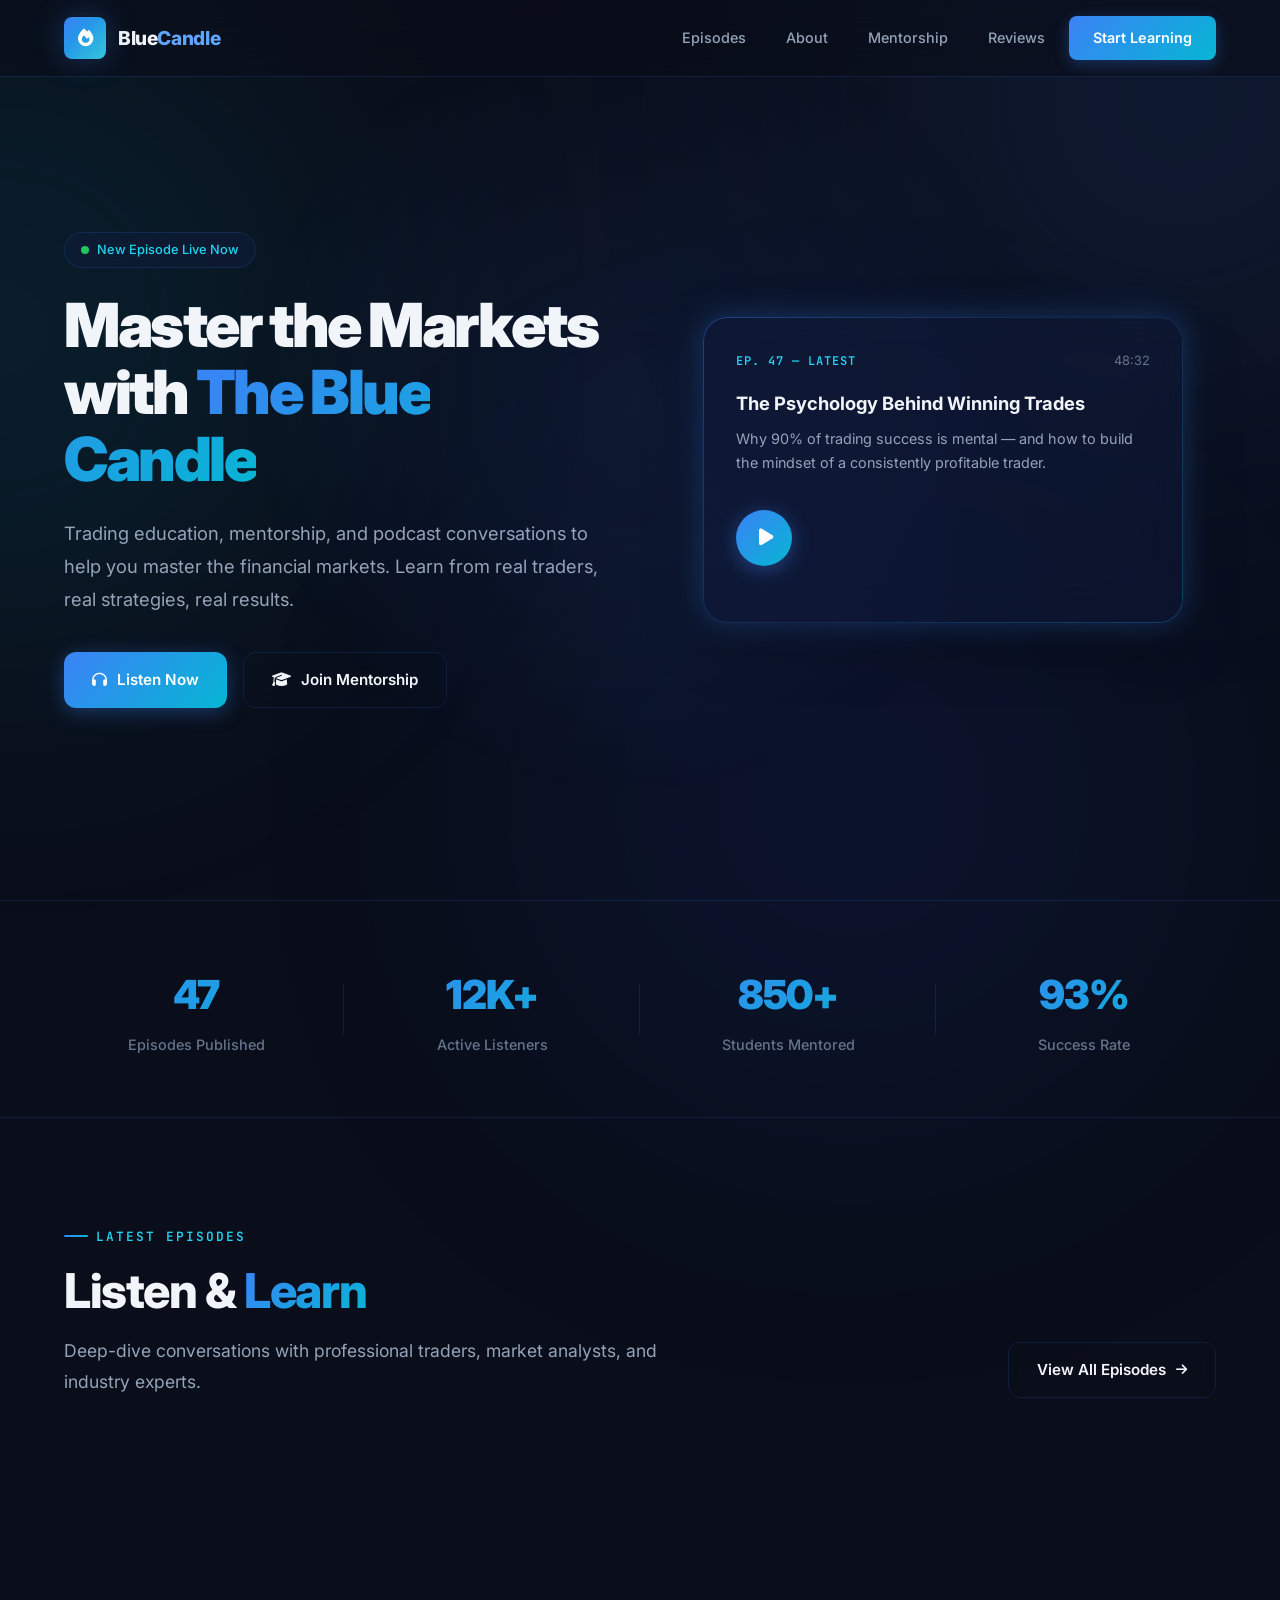
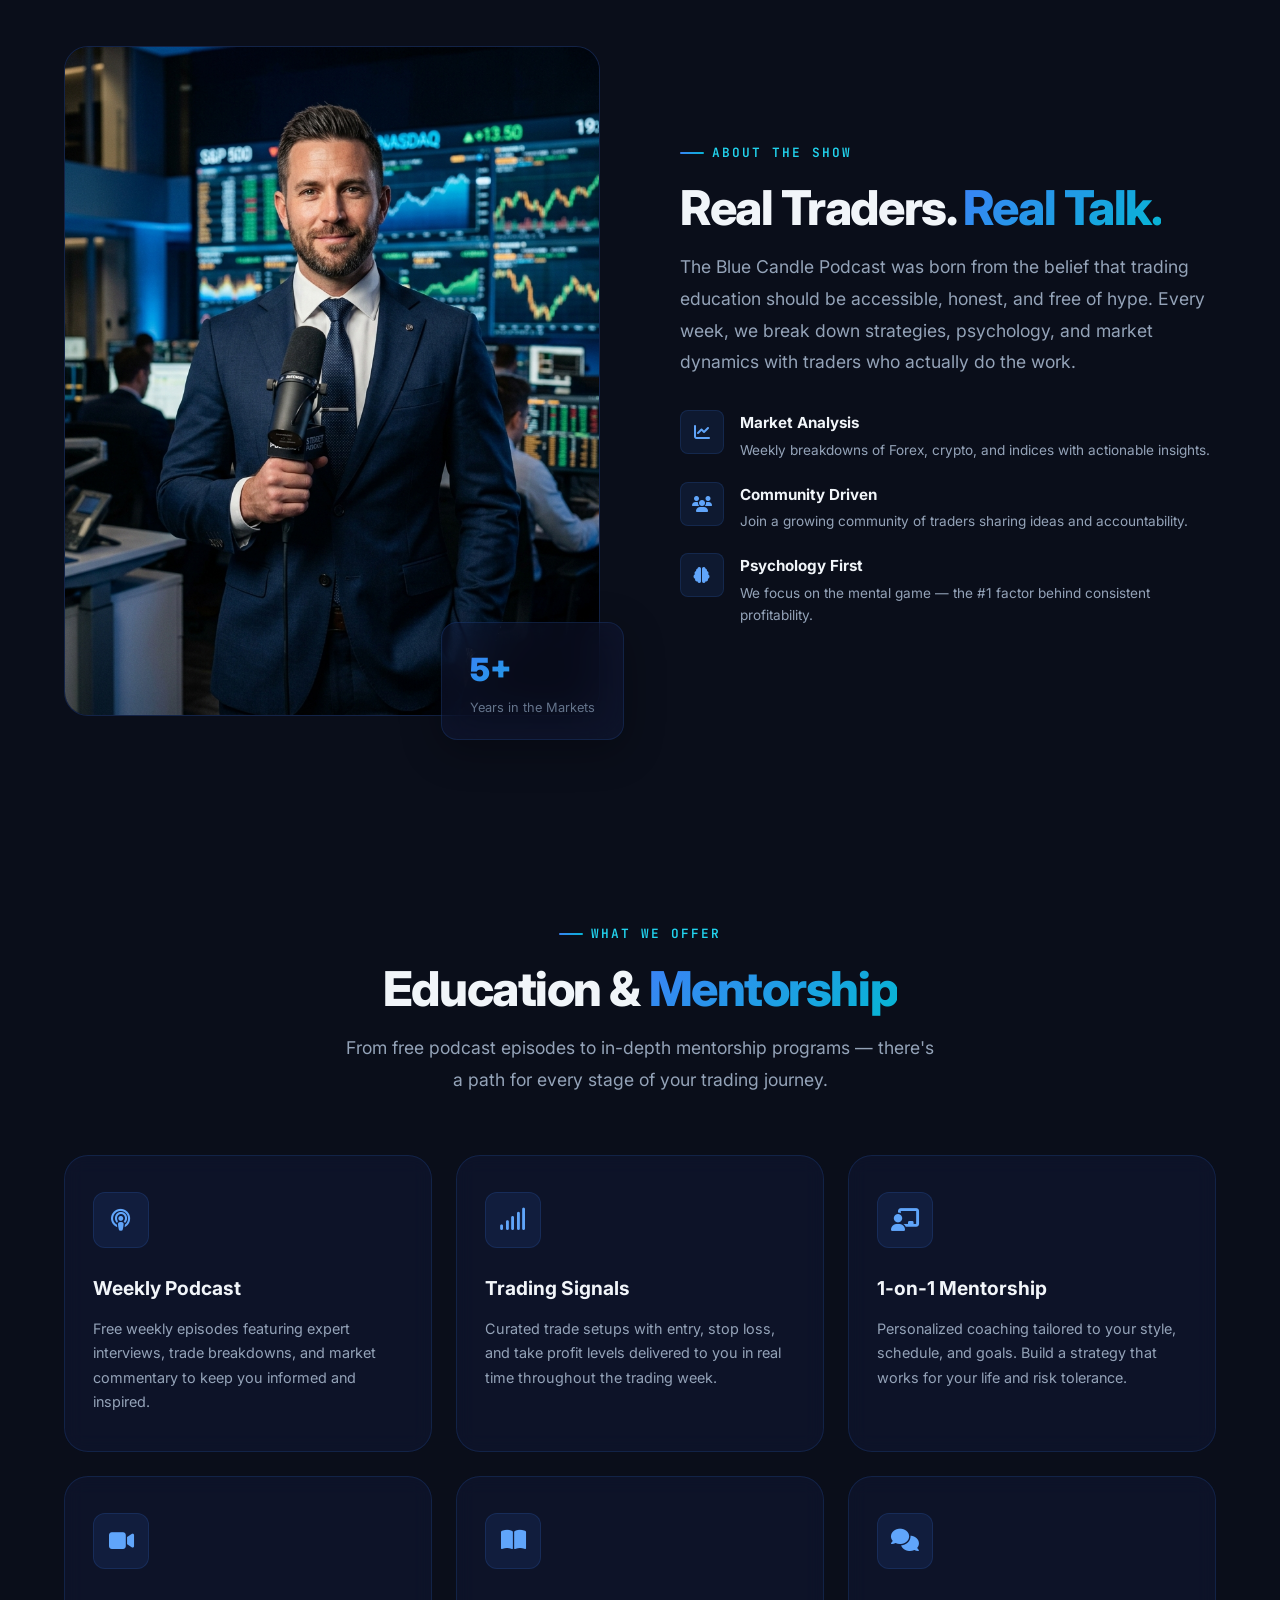
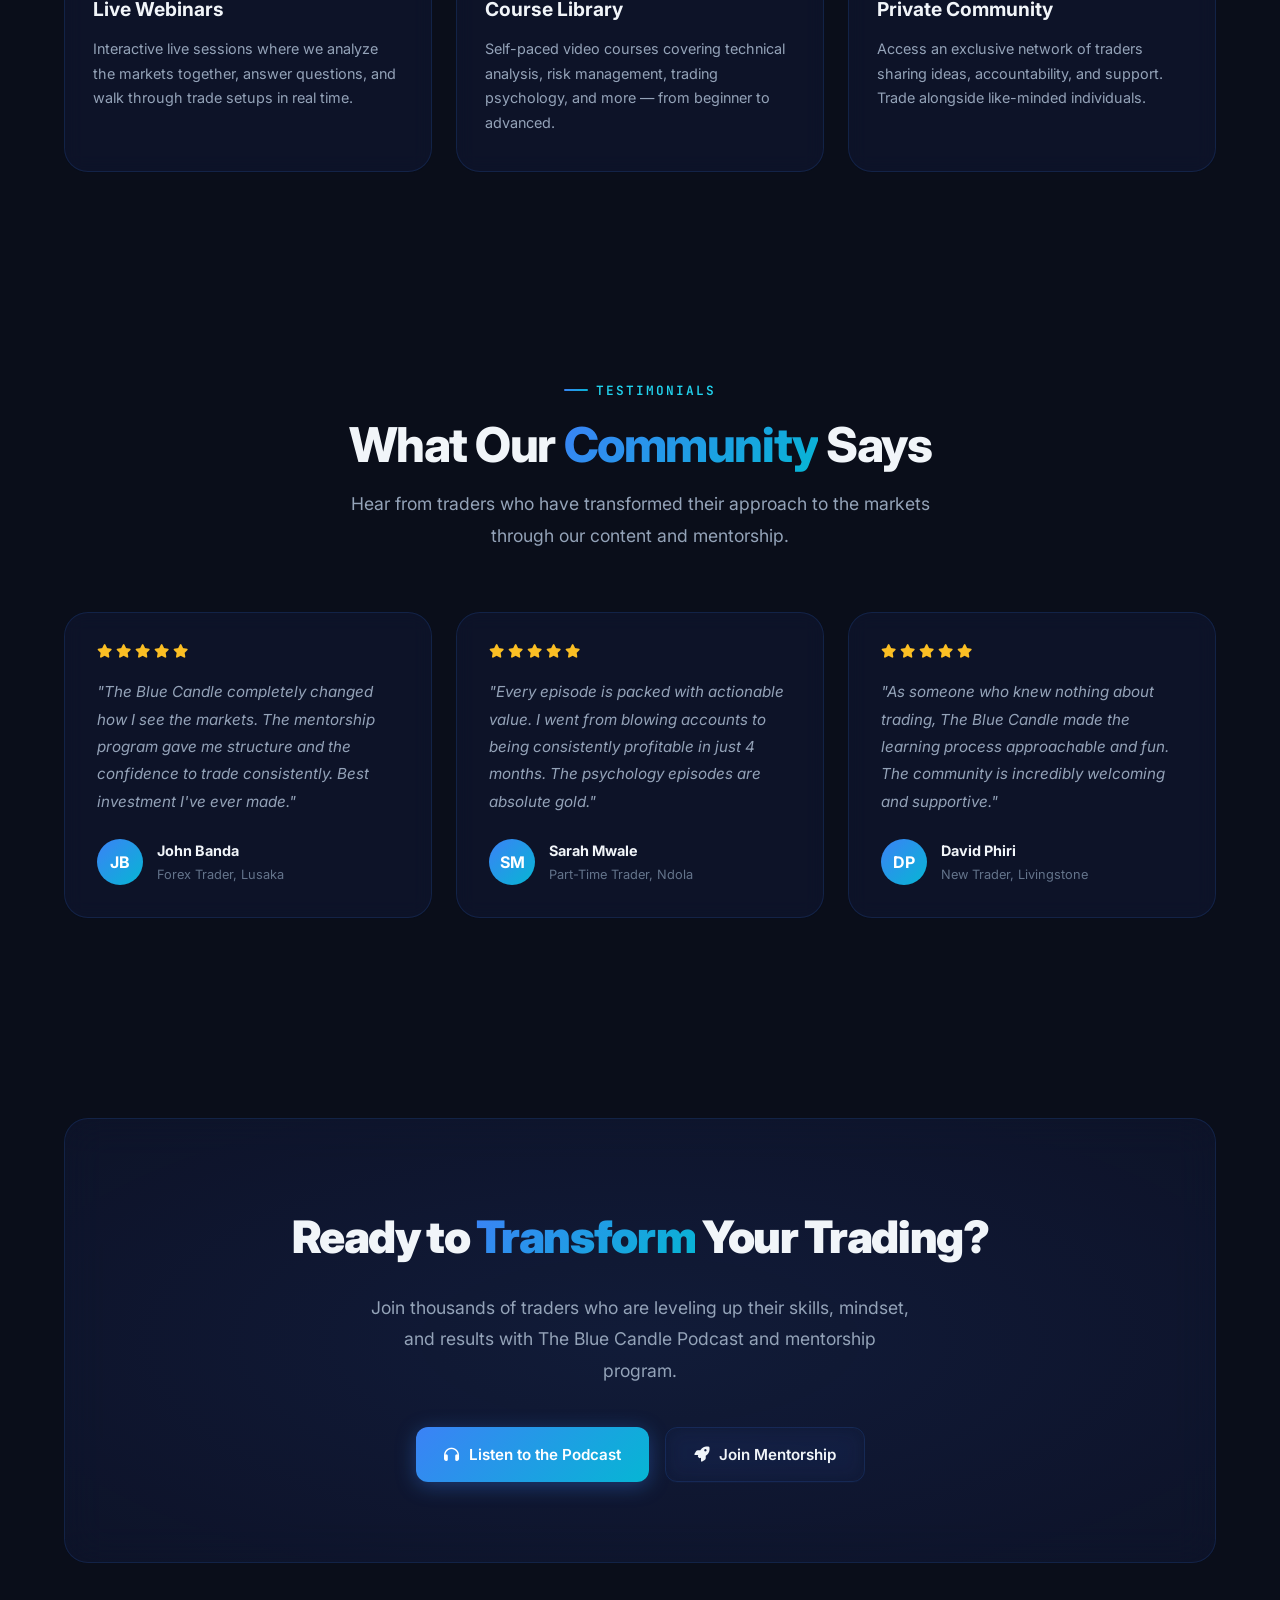
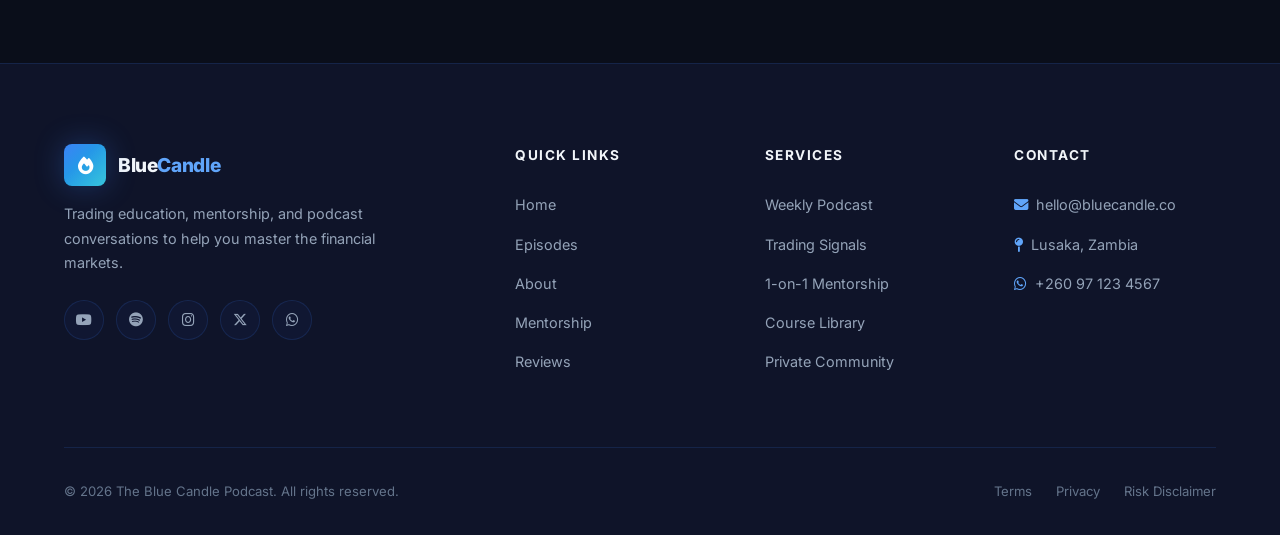
<file: index.html>
<!DOCTYPE html>
<html lang="en">
<head>
    <meta charset="UTF-8">
    <meta name="viewport" content="width=device-width, initial-scale=1.0">
    <title>The Blue Candle Podcast | Trading Education & Mentorship</title>
    <meta name="description" content="Trading education, mentorship, and podcast conversations to help you master the financial markets.">
    <meta property="og:title" content="The Blue Candle Podcast">
    <meta property="og:description" content="Trading education, mentorship, and podcast conversations to help you master the financial markets.">
    <link rel="preconnect" href="https://fonts.googleapis.com">
    <link rel="preconnect" href="https://fonts.gstatic.com" crossorigin>
    <link href="https://fonts.googleapis.com/css2?family=Inter:wght@300;400;500;600;700;800;900&family=JetBrains+Mono:wght@400;600&display=swap" rel="stylesheet">
    <link rel="stylesheet" href="https://cdnjs.cloudflare.com/ajax/libs/font-awesome/6.5.0/css/all.min.css">
    <style>
        /* ===== CSS Custom Properties ===== */
        :root {
            --bg-primary: #0a0e1a;
            --bg-secondary: #0f1429;
            --bg-card: rgba(15, 20, 45, 0.7);
            --bg-glass: rgba(20, 30, 70, 0.35);
            --border-glass: rgba(59, 130, 246, 0.15);
            --blue-500: #3b82f6;
            --blue-400: #60a5fa;
            --blue-300: #93c5fd;
            --blue-600: #2563eb;
            --blue-700: #1d4ed8;
            --cyan-400: #22d3ee;
            --cyan-500: #06b6d4;
            --text-primary: #f1f5f9;
            --text-secondary: #94a3b8;
            --text-muted: #64748b;
            --accent-gradient: linear-gradient(135deg, #3b82f6, #06b6d4);
            --glow-blue: 0 0 30px rgba(59, 130, 246, 0.3);
            --glow-cyan: 0 0 30px rgba(6, 182, 212, 0.2);
            --radius-sm: 8px;
            --radius-md: 12px;
            --radius-lg: 16px;
            --radius-xl: 24px;
            --transition: all 0.3s cubic-bezier(0.4, 0, 0.2, 1);
        }

        /* ===== Reset & Base ===== */
        *, *::before, *::after {
            margin: 0;
            padding: 0;
            box-sizing: border-box;
        }

        html {
            scroll-behavior: smooth;
            scroll-padding-top: 80px;
        }

        body {
            font-family: 'Inter', -apple-system, BlinkMacSystemFont, sans-serif;
            background-color: var(--bg-primary);
            color: var(--text-primary);
            line-height: 1.7;
            overflow-x: hidden;
            -webkit-font-smoothing: antialiased;
        }

        /* ===== Utility ===== */
        .container {
            width: 100%;
            max-width: 1200px;
            margin: 0 auto;
            padding: 0 24px;
        }

        .section-label {
            display: inline-flex;
            align-items: center;
            gap: 8px;
            font-family: 'JetBrains Mono', monospace;
            font-size: 0.8rem;
            font-weight: 600;
            letter-spacing: 2px;
            text-transform: uppercase;
            color: var(--cyan-400);
            margin-bottom: 16px;
        }

        .section-label::before {
            content: '';
            width: 24px;
            height: 2px;
            background: var(--accent-gradient);
            border-radius: 2px;
        }

        .section-heading {
            font-size: clamp(2rem, 5vw, 3rem);
            font-weight: 800;
            line-height: 1.15;
            letter-spacing: -0.03em;
            margin-bottom: 16px;
        }

        .gradient-text {
            background: var(--accent-gradient);
            -webkit-background-clip: text;
            background-clip: text;
            color: transparent;
        }

        .section-desc {
            font-size: 1.1rem;
            color: var(--text-secondary);
            max-width: 600px;
            line-height: 1.8;
        }

        /* ===== Ambient Background Effects ===== */
        .bg-glow {
            position: fixed;
            width: 600px;
            height: 600px;
            border-radius: 50%;
            filter: blur(150px);
            opacity: 0.12;
            pointer-events: none;
            z-index: 0;
        }

        .bg-glow-1 {
            top: -200px;
            right: -200px;
            background: var(--blue-500);
        }

        .bg-glow-2 {
            bottom: 30%;
            left: -300px;
            background: var(--cyan-500);
        }

        .bg-glow-3 {
            bottom: -200px;
            right: 10%;
            background: var(--blue-700);
        }

        /* ===== Header ===== */
        header {
            position: fixed;
            top: 0;
            left: 0;
            right: 0;
            z-index: 1000;
            padding: 16px 0;
            background: rgba(10, 14, 26, 0.6);
            backdrop-filter: blur(20px);
            -webkit-backdrop-filter: blur(20px);
            border-bottom: 1px solid var(--border-glass);
            transition: var(--transition);
        }

        header.scrolled {
            background: rgba(10, 14, 26, 0.92);
            box-shadow: 0 4px 30px rgba(0, 0, 0, 0.3);
        }

        .header-inner {
            display: flex;
            align-items: center;
            justify-content: space-between;
        }

        .logo {
            display: flex;
            align-items: center;
            gap: 12px;
            text-decoration: none;
        }

        .logo-icon {
            width: 42px;
            height: 42px;
            background: var(--accent-gradient);
            border-radius: var(--radius-sm);
            display: flex;
            align-items: center;
            justify-content: center;
            font-size: 1.1rem;
            color: white;
            box-shadow: var(--glow-blue);
            position: relative;
            overflow: hidden;
        }

        .logo-icon::after {
            content: '';
            position: absolute;
            inset: 0;
            background: linear-gradient(135deg, transparent 40%, rgba(255,255,255,0.2));
        }

        .logo-text {
            font-weight: 800;
            font-size: 1.2rem;
            color: var(--text-primary);
            letter-spacing: -0.02em;
        }

        .logo-text span {
            color: var(--blue-400);
        }

        nav {
            display: flex;
            align-items: center;
            gap: 8px;
        }

        nav a {
            color: var(--text-secondary);
            text-decoration: none;
            font-size: 0.9rem;
            font-weight: 500;
            padding: 8px 16px;
            border-radius: var(--radius-sm);
            transition: var(--transition);
        }

        nav a:hover {
            color: var(--text-primary);
            background: var(--bg-glass);
        }

        .nav-cta {
            background: var(--accent-gradient) !important;
            color: white !important;
            font-weight: 600 !important;
            padding: 10px 24px !important;
            box-shadow: 0 4px 15px rgba(59, 130, 246, 0.3);
        }

        .nav-cta:hover {
            transform: translateY(-2px);
            box-shadow: 0 6px 25px rgba(59, 130, 246, 0.4) !important;
        }

        .mobile-toggle {
            display: none;
            background: none;
            border: none;
            color: var(--text-primary);
            font-size: 1.5rem;
            cursor: pointer;
            padding: 8px;
        }

        /* ===== Hero Section ===== */
        .hero {
            position: relative;
            min-height: 100vh;
            display: flex;
            align-items: center;
            padding: 120px 0 80px;
            overflow: hidden;
        }

        .hero::before {
            content: '';
            position: absolute;
            top: 0;
            left: 50%;
            transform: translateX(-50%);
            width: 800px;
            height: 800px;
            background: radial-gradient(circle, rgba(59, 130, 246, 0.1) 0%, transparent 70%);
            pointer-events: none;
        }

        .hero-grid {
            display: grid;
            grid-template-columns: 1fr 1fr;
            gap: 60px;
            align-items: center;
            position: relative;
            z-index: 1;
        }

        .hero-content {
            max-width: 580px;
        }

        .hero-badge {
            display: inline-flex;
            align-items: center;
            gap: 8px;
            background: var(--bg-glass);
            border: 1px solid var(--border-glass);
            padding: 6px 16px;
            border-radius: 50px;
            font-size: 0.8rem;
            font-weight: 500;
            color: var(--cyan-400);
            margin-bottom: 24px;
            backdrop-filter: blur(10px);
        }

        .hero-badge .dot {
            width: 8px;
            height: 8px;
            border-radius: 50%;
            background: #22c55e;
            animation: pulse-dot 2s ease-in-out infinite;
        }

        @keyframes pulse-dot {
            0%, 100% { opacity: 1; transform: scale(1); }
            50% { opacity: 0.5; transform: scale(0.8); }
        }

        .hero h1 {
            font-size: clamp(2.5rem, 6vw, 3.8rem);
            font-weight: 900;
            line-height: 1.1;
            letter-spacing: -0.04em;
            margin-bottom: 24px;
        }

        .hero p {
            font-size: 1.15rem;
            color: var(--text-secondary);
            line-height: 1.8;
            margin-bottom: 36px;
        }

        .hero-actions {
            display: flex;
            gap: 16px;
            flex-wrap: wrap;
        }

        .btn {
            display: inline-flex;
            align-items: center;
            gap: 10px;
            padding: 14px 28px;
            border-radius: var(--radius-md);
            font-size: 0.95rem;
            font-weight: 600;
            text-decoration: none;
            cursor: pointer;
            border: none;
            transition: var(--transition);
            font-family: inherit;
        }

        .btn-primary {
            background: var(--accent-gradient);
            color: white;
            box-shadow: 0 4px 20px rgba(59, 130, 246, 0.35);
        }

        .btn-primary:hover {
            transform: translateY(-3px);
            box-shadow: 0 8px 30px rgba(59, 130, 246, 0.5);
        }

        .btn-outline {
            background: transparent;
            color: var(--text-primary);
            border: 1px solid var(--border-glass);
            backdrop-filter: blur(10px);
        }

        .btn-outline:hover {
            background: var(--bg-glass);
            border-color: var(--blue-500);
            transform: translateY(-3px);
        }

        .hero-visual {
            position: relative;
            display: flex;
            align-items: center;
            justify-content: center;
        }

        .hero-card {
            position: relative;
            width: 100%;
            max-width: 480px;
            background: var(--bg-glass);
            backdrop-filter: blur(20px);
            border: 1px solid var(--border-glass);
            border-radius: var(--radius-xl);
            padding: 32px;
            box-shadow: var(--glow-blue), 0 20px 60px rgba(0,0,0,0.3);
        }

        .hero-card::before {
            content: '';
            position: absolute;
            inset: -1px;
            border-radius: var(--radius-xl);
            padding: 1px;
            background: linear-gradient(135deg, rgba(59,130,246,0.3), transparent, rgba(6,182,212,0.2));
            -webkit-mask: linear-gradient(#fff 0 0) content-box, linear-gradient(#fff 0 0);
            mask: linear-gradient(#fff 0 0) content-box, linear-gradient(#fff 0 0);
            -webkit-mask-composite: xor;
            mask-composite: exclude;
        }

        .waveform-container {
            display: flex;
            align-items: center;
            gap: 16px;
            margin-bottom: 24px;
        }

        .play-btn {
            width: 56px;
            height: 56px;
            border-radius: 50%;
            background: var(--accent-gradient);
            border: none;
            color: white;
            font-size: 1.2rem;
            cursor: pointer;
            display: flex;
            align-items: center;
            justify-content: center;
            flex-shrink: 0;
            box-shadow: 0 4px 20px rgba(59, 130, 246, 0.4);
            transition: var(--transition);
        }

        .play-btn:hover {
            transform: scale(1.1);
            box-shadow: 0 6px 30px rgba(59, 130, 246, 0.6);
        }

        .waveform-bars {
            display: flex;
            align-items: center;
            gap: 3px;
            flex: 1;
            height: 40px;
        }

        .waveform-bars .bar {
            flex: 1;
            background: var(--blue-500);
            border-radius: 2px;
            min-width: 3px;
            opacity: 0.6;
            transition: var(--transition);
        }

        .waveform-bars .bar.active {
            opacity: 1;
            background: var(--cyan-400);
        }

        .episode-meta {
            display: flex;
            justify-content: space-between;
            align-items: center;
            margin-bottom: 16px;
        }

        .episode-meta .ep-label {
            font-family: 'JetBrains Mono', monospace;
            font-size: 0.75rem;
            color: var(--cyan-400);
            font-weight: 600;
            letter-spacing: 1px;
        }

        .episode-meta .ep-duration {
            font-size: 0.8rem;
            color: var(--text-muted);
        }

        .hero-card h3 {
            font-size: 1.15rem;
            font-weight: 700;
            margin-bottom: 8px;
        }

        .hero-card p {
            font-size: 0.9rem;
            color: var(--text-secondary);
            line-height: 1.6;
        }

        /* ===== Stats Bar ===== */
        .stats-bar {
            position: relative;
            z-index: 1;
            padding: 60px 0;
            border-top: 1px solid var(--border-glass);
            border-bottom: 1px solid var(--border-glass);
        }

        .stats-grid {
            display: grid;
            grid-template-columns: repeat(4, 1fr);
            gap: 32px;
            text-align: center;
        }

        .stat-item {
            position: relative;
        }

        .stat-item:not(:last-child)::after {
            content: '';
            position: absolute;
            right: -16px;
            top: 50%;
            transform: translateY(-50%);
            width: 1px;
            height: 50px;
            background: var(--border-glass);
        }

        .stat-number {
            font-size: 2.5rem;
            font-weight: 900;
            background: var(--accent-gradient);
            -webkit-background-clip: text;
            background-clip: text;
            color: transparent;
            letter-spacing: -0.03em;
        }

        .stat-label {
            font-size: 0.9rem;
            color: var(--text-muted);
            margin-top: 4px;
            font-weight: 500;
        }

        /* ===== Episodes Section ===== */
        .episodes {
            padding: 100px 0;
            position: relative;
            z-index: 1;
        }

        .episodes-header {
            display: flex;
            justify-content: space-between;
            align-items: flex-end;
            margin-bottom: 48px;
            flex-wrap: wrap;
            gap: 24px;
        }

        .episodes-list {
            display: flex;
            flex-direction: column;
            gap: 16px;
        }

        .episode-card {
            display: grid;
            grid-template-columns: auto 1fr auto;
            gap: 24px;
            align-items: center;
            padding: 24px;
            background: var(--bg-glass);
            backdrop-filter: blur(10px);
            border: 1px solid var(--border-glass);
            border-radius: var(--radius-lg);
            transition: var(--transition);
            cursor: pointer;
        }

        .episode-card:hover {
            background: rgba(20, 30, 70, 0.5);
            border-color: rgba(59, 130, 246, 0.3);
            transform: translateY(-2px);
            box-shadow: var(--glow-blue);
        }

        .ep-play {
            width: 48px;
            height: 48px;
            border-radius: 50%;
            background: var(--bg-glass);
            border: 1px solid var(--border-glass);
            color: var(--blue-400);
            display: flex;
            align-items: center;
            justify-content: center;
            font-size: 0.9rem;
            transition: var(--transition);
        }

        .episode-card:hover .ep-play {
            background: var(--accent-gradient);
            color: white;
            border-color: transparent;
            box-shadow: 0 4px 15px rgba(59, 130, 246, 0.4);
        }

        .ep-info h3 {
            font-size: 1.05rem;
            font-weight: 700;
            margin-bottom: 6px;
        }

        .ep-info .ep-desc {
            font-size: 0.88rem;
            color: var(--text-secondary);
            line-height: 1.6;
            display: -webkit-box;
            -webkit-line-clamp: 2;
            -webkit-box-orient: vertical;
            overflow: hidden;
        }

        .ep-info .ep-tags {
            display: flex;
            gap: 8px;
            margin-top: 10px;
        }

        .ep-tag {
            font-size: 0.72rem;
            font-weight: 600;
            padding: 4px 12px;
            border-radius: 50px;
            background: rgba(59, 130, 246, 0.1);
            color: var(--blue-400);
            border: 1px solid rgba(59, 130, 246, 0.15);
        }

        .ep-details {
            text-align: right;
            white-space: nowrap;
        }

        .ep-details .ep-number {
            font-family: 'JetBrains Mono', monospace;
            font-size: 0.75rem;
            color: var(--cyan-400);
            font-weight: 600;
            letter-spacing: 1px;
        }

        .ep-details .ep-time {
            font-size: 0.8rem;
            color: var(--text-muted);
            margin-top: 4px;
        }

        .ep-details .ep-date {
            font-size: 0.75rem;
            color: var(--text-muted);
            margin-top: 4px;
        }

        /* ===== About Section ===== */
        .about {
            padding: 100px 0;
            position: relative;
            z-index: 1;
        }

        .about-grid {
            display: grid;
            grid-template-columns: 1fr 1fr;
            gap: 80px;
            align-items: center;
        }

        .about-visual {
            position: relative;
        }

        .about-image-wrapper {
            position: relative;
            border-radius: var(--radius-xl);
            overflow: hidden;
            aspect-ratio: 4/5;
            background: var(--bg-glass);
            border: 1px solid var(--border-glass);
        }

        .about-image-wrapper .about-placeholder {
            width: 100%;
            height: 100%;
            object-fit: cover;
            display: flex;
            align-items: center;
            justify-content: center;
            background: linear-gradient(135deg, var(--bg-secondary), #1a2340);
        }

        .about-image-wrapper .about-placeholder i {
            font-size: 5rem;
            background: var(--accent-gradient);
            -webkit-background-clip: text;
            background-clip: text;
            color: transparent;
            opacity: 0.5;
        }

        .about-float-card {
            position: absolute;
            bottom: -24px;
            right: -24px;
            background: var(--bg-glass);
            backdrop-filter: blur(20px);
            border: 1px solid var(--border-glass);
            border-radius: var(--radius-lg);
            padding: 20px 28px;
            box-shadow: 0 10px 40px rgba(0,0,0,0.3);
        }

        .about-float-card .afc-number {
            font-size: 2rem;
            font-weight: 900;
            background: var(--accent-gradient);
            -webkit-background-clip: text;
            background-clip: text;
            color: transparent;
        }

        .about-float-card .afc-label {
            font-size: 0.8rem;
            color: var(--text-muted);
        }

        .about-content .section-desc {
            margin-bottom: 32px;
        }

        .about-features {
            display: flex;
            flex-direction: column;
            gap: 20px;
        }

        .about-feature {
            display: flex;
            gap: 16px;
            align-items: flex-start;
        }

        .af-icon {
            width: 44px;
            height: 44px;
            border-radius: var(--radius-sm);
            background: rgba(59, 130, 246, 0.1);
            border: 1px solid rgba(59, 130, 246, 0.15);
            display: flex;
            align-items: center;
            justify-content: center;
            color: var(--blue-400);
            flex-shrink: 0;
            font-size: 1rem;
        }

        .af-text h4 {
            font-size: 0.95rem;
            font-weight: 700;
            margin-bottom: 4px;
        }

        .af-text p {
            font-size: 0.85rem;
            color: var(--text-secondary);
            line-height: 1.6;
        }

        /* ===== Services / Mentorship Section ===== */
        .services {
            padding: 100px 0;
            position: relative;
            z-index: 1;
        }

        .services-header {
            text-align: center;
            margin-bottom: 60px;
        }

        .services-header .section-desc {
            margin: 0 auto;
        }

        .services-grid {
            display: grid;
            grid-template-columns: repeat(3, 1fr);
            gap: 24px;
        }

        .service-card {
            position: relative;
            background: var(--bg-glass);
            backdrop-filter: blur(10px);
            border: 1px solid var(--border-glass);
            border-radius: var(--radius-xl);
            padding: 36px 28px;
            transition: var(--transition);
            overflow: hidden;
        }

        .service-card::before {
            content: '';
            position: absolute;
            top: 0;
            left: 0;
            right: 0;
            height: 3px;
            background: var(--accent-gradient);
            opacity: 0;
            transition: var(--transition);
        }

        .service-card:hover {
            transform: translateY(-6px);
            border-color: rgba(59, 130, 246, 0.3);
            box-shadow: var(--glow-blue), 0 20px 50px rgba(0,0,0,0.2);
        }

        .service-card:hover::before {
            opacity: 1;
        }

        .sc-icon {
            width: 56px;
            height: 56px;
            border-radius: var(--radius-md);
            background: rgba(59, 130, 246, 0.1);
            border: 1px solid rgba(59, 130, 246, 0.15);
            display: flex;
            align-items: center;
            justify-content: center;
            font-size: 1.4rem;
            color: var(--blue-400);
            margin-bottom: 24px;
            transition: var(--transition);
        }

        .service-card:hover .sc-icon {
            background: var(--accent-gradient);
            color: white;
            border-color: transparent;
            box-shadow: 0 4px 20px rgba(59, 130, 246, 0.4);
        }

        .service-card h3 {
            font-size: 1.2rem;
            font-weight: 700;
            margin-bottom: 12px;
        }

        .service-card p {
            font-size: 0.9rem;
            color: var(--text-secondary);
            line-height: 1.7;
        }

        /* ===== Testimonials ===== */
        .testimonials {
            padding: 100px 0;
            position: relative;
            z-index: 1;
        }

        .testimonials-header {
            text-align: center;
            margin-bottom: 60px;
        }

        .testimonials-header .section-desc {
            margin: 0 auto;
        }

        .testimonials-grid {
            display: grid;
            grid-template-columns: repeat(3, 1fr);
            gap: 24px;
        }

        .testimonial-card {
            background: var(--bg-glass);
            backdrop-filter: blur(10px);
            border: 1px solid var(--border-glass);
            border-radius: var(--radius-xl);
            padding: 32px;
            transition: var(--transition);
        }

        .testimonial-card:hover {
            transform: translateY(-4px);
            border-color: rgba(59, 130, 246, 0.25);
            box-shadow: var(--glow-blue);
        }

        .tc-stars {
            display: flex;
            gap: 4px;
            margin-bottom: 20px;
            color: #fbbf24;
            font-size: 0.85rem;
        }

        .tc-quote {
            font-size: 0.95rem;
            color: var(--text-secondary);
            line-height: 1.8;
            margin-bottom: 24px;
            font-style: italic;
        }

        .tc-author {
            display: flex;
            align-items: center;
            gap: 14px;
        }

        .tc-avatar {
            width: 46px;
            height: 46px;
            border-radius: 50%;
            background: var(--accent-gradient);
            display: flex;
            align-items: center;
            justify-content: center;
            font-weight: 700;
            font-size: 1rem;
            color: white;
        }

        .tc-author-info h4 {
            font-size: 0.9rem;
            font-weight: 700;
        }

        .tc-author-info p {
            font-size: 0.8rem;
            color: var(--text-muted);
        }

        /* ===== CTA Section ===== */
        .cta {
            padding: 100px 0;
            position: relative;
            z-index: 1;
        }

        .cta-card {
            position: relative;
            background: var(--bg-glass);
            backdrop-filter: blur(20px);
            border: 1px solid var(--border-glass);
            border-radius: var(--radius-xl);
            padding: 80px 60px;
            text-align: center;
            overflow: hidden;
        }

        .cta-card::before {
            content: '';
            position: absolute;
            top: -50%;
            left: -50%;
            width: 200%;
            height: 200%;
            background: radial-gradient(ellipse at center, rgba(59, 130, 246, 0.08) 0%, transparent 50%);
            pointer-events: none;
        }

        .cta-card h2 {
            font-size: clamp(2rem, 4vw, 2.8rem);
            font-weight: 900;
            margin-bottom: 16px;
            letter-spacing: -0.03em;
            position: relative;
        }

        .cta-card p {
            font-size: 1.1rem;
            color: var(--text-secondary);
            max-width: 550px;
            margin: 0 auto 40px;
            line-height: 1.8;
            position: relative;
        }

        .cta-actions {
            display: flex;
            gap: 16px;
            justify-content: center;
            flex-wrap: wrap;
            position: relative;
        }

        /* ===== Footer ===== */
        footer {
            position: relative;
            z-index: 1;
            border-top: 1px solid var(--border-glass);
            padding: 80px 0 32px;
            background: var(--bg-secondary);
        }

        .footer-grid {
            display: grid;
            grid-template-columns: 2fr 1fr 1fr 1fr;
            gap: 48px;
            margin-bottom: 60px;
        }

        .footer-brand p {
            color: var(--text-secondary);
            font-size: 0.9rem;
            margin-top: 16px;
            line-height: 1.7;
            max-width: 320px;
        }

        .footer-socials {
            display: flex;
            gap: 12px;
            margin-top: 24px;
        }

        .footer-socials a {
            width: 40px;
            height: 40px;
            border-radius: 50%;
            background: var(--bg-glass);
            border: 1px solid var(--border-glass);
            display: flex;
            align-items: center;
            justify-content: center;
            color: var(--text-secondary);
            text-decoration: none;
            transition: var(--transition);
            font-size: 0.9rem;
        }

        .footer-socials a:hover {
            background: var(--accent-gradient);
            color: white;
            border-color: transparent;
            transform: translateY(-3px);
            box-shadow: 0 4px 15px rgba(59, 130, 246, 0.4);
        }

        .footer-col h4 {
            font-size: 0.85rem;
            font-weight: 700;
            text-transform: uppercase;
            letter-spacing: 1.5px;
            color: var(--text-primary);
            margin-bottom: 24px;
        }

        .footer-col ul {
            list-style: none;
        }

        .footer-col ul li {
            margin-bottom: 12px;
        }

        .footer-col ul li a {
            color: var(--text-secondary);
            text-decoration: none;
            font-size: 0.9rem;
            transition: var(--transition);
        }

        .footer-col ul li a:hover {
            color: var(--blue-400);
            padding-left: 4px;
        }

        .footer-bottom {
            display: flex;
            justify-content: space-between;
            align-items: center;
            padding-top: 32px;
            border-top: 1px solid var(--border-glass);
            flex-wrap: wrap;
            gap: 16px;
        }

        .footer-bottom p {
            color: var(--text-muted);
            font-size: 0.82rem;
        }

        .footer-bottom-links {
            display: flex;
            gap: 24px;
        }

        .footer-bottom-links a {
            color: var(--text-muted);
            text-decoration: none;
            font-size: 0.82rem;
            transition: var(--transition);
        }

        .footer-bottom-links a:hover {
            color: var(--blue-400);
        }

        /* ===== Scroll Animations ===== */
        .reveal {
            opacity: 0;
            transform: translateY(30px);
            transition: opacity 0.7s ease, transform 0.7s ease;
        }

        .reveal.visible {
            opacity: 1;
            transform: translateY(0);
        }

        .reveal-delay-1 { transition-delay: 0.1s; }
        .reveal-delay-2 { transition-delay: 0.2s; }
        .reveal-delay-3 { transition-delay: 0.3s; }
        .reveal-delay-4 { transition-delay: 0.4s; }

        /* ===== Mobile Nav Overlay ===== */
        .nav-overlay {
            position: fixed;
            inset: 0;
            background: rgba(10, 14, 26, 0.95);
            backdrop-filter: blur(20px);
            z-index: 999;
            display: flex;
            align-items: center;
            justify-content: center;
            opacity: 0;
            pointer-events: none;
            transition: opacity 0.3s ease;
        }

        .nav-overlay.active {
            opacity: 1;
            pointer-events: all;
        }

        .nav-overlay nav {
            flex-direction: column;
            gap: 16px;
            text-align: center;
        }

        .nav-overlay nav a {
            font-size: 1.5rem;
            font-weight: 600;
            padding: 12px 32px;
        }

        .nav-overlay .close-nav {
            position: absolute;
            top: 24px;
            right: 24px;
            background: none;
            border: none;
            color: var(--text-primary);
            font-size: 2rem;
            cursor: pointer;
        }

        /* ===== Responsive ===== */
        @media (max-width: 1024px) {
            .hero-grid { grid-template-columns: 1fr; gap: 40px; }
            .hero-visual { display: none; }
            .hero-content { max-width: 100%; text-align: center; }
            .hero-actions { justify-content: center; }
            .hero-badge { margin: 0 auto 24px; }
            .about-grid { grid-template-columns: 1fr; gap: 48px; }
            .about-visual { order: -1; }
            .services-grid { grid-template-columns: repeat(2, 1fr); }
            .testimonials-grid { grid-template-columns: repeat(2, 1fr); }
            .footer-grid { grid-template-columns: 1fr 1fr; }
        }

        @media (max-width: 768px) {
            nav:not(.nav-overlay nav) { display: none; }
            .mobile-toggle { display: block; }
            .stats-grid { grid-template-columns: repeat(2, 1fr); gap: 32px; }
            .stat-item:not(:last-child)::after { display: none; }
            .services-grid { grid-template-columns: 1fr; }
            .testimonials-grid { grid-template-columns: 1fr; }
            .footer-grid { grid-template-columns: 1fr; }
            .cta-card { padding: 48px 24px; }
            .hero h1 { font-size: 2.2rem; }
            .footer-bottom { flex-direction: column; text-align: center; }
        }

        @media (max-width: 480px) {
            .hero-actions { flex-direction: column; align-items: center; }
            .btn { width: 100%; justify-content: center; }
            .stats-grid { grid-template-columns: 1fr; }
        }
    </style>
</head>
<body>

    <!-- Ambient Background Glows -->
    <div class="bg-glow bg-glow-1"></div>
    <div class="bg-glow bg-glow-2"></div>
    <div class="bg-glow bg-glow-3"></div>

    <!-- Header -->
    <header id="site-header">
        <div class="container header-inner">
            <a href="#" class="logo" id="logo-link">
                <div class="logo-icon">
                    <i class="fas fa-fire"></i>
                </div>
                <span class="logo-text">Blue<span>Candle</span></span>
            </a>
            <nav id="desktop-nav">
                <a href="#episodes">Episodes</a>
                <a href="#about">About</a>
                <a href="#services">Mentorship</a>
                <a href="#testimonials">Reviews</a>
                <a href="#cta" class="nav-cta">Start Learning</a>
            </nav>
            <button class="mobile-toggle" id="mobile-toggle" aria-label="Toggle menu">
                <i class="fas fa-bars"></i>
            </button>
        </div>
    </header>

    <!-- Mobile Nav Overlay -->
    <div class="nav-overlay" id="nav-overlay">
        <button class="close-nav" id="close-nav" aria-label="Close menu"><i class="fas fa-times"></i></button>
        <nav>
            <a href="#episodes" class="mobile-link">Episodes</a>
            <a href="#about" class="mobile-link">About</a>
            <a href="#services" class="mobile-link">Mentorship</a>
            <a href="#testimonials" class="mobile-link">Reviews</a>
            <a href="#cta" class="mobile-link nav-cta">Start Learning</a>
        </nav>
    </div>

    <!-- Hero Section -->
    <section class="hero" id="home">
        <div class="container">
            <div class="hero-grid">
                <div class="hero-content reveal">
                    <div class="hero-badge">
                        <span class="dot"></span>
                        New Episode Live Now
                    </div>
                    <h1>Master the Markets with <span class="gradient-text">The Blue Candle</span></h1>
                    <p>Trading education, mentorship, and podcast conversations to help you master the financial markets. Learn from real traders, real strategies, real results.</p>
                    <div class="hero-actions">
                        <a href="#episodes" class="btn btn-primary">
                            <i class="fas fa-headphones"></i> Listen Now
                        </a>
                        <a href="#services" class="btn btn-outline">
                            <i class="fas fa-graduation-cap"></i> Join Mentorship
                        </a>
                    </div>
                </div>
                <div class="hero-visual reveal reveal-delay-2">
                    <div class="hero-card">
                        <div class="episode-meta">
                            <span class="ep-label">EP. 47 — LATEST</span>
                            <span class="ep-duration">48:32</span>
                        </div>
                        <h3>The Psychology Behind Winning Trades</h3>
                        <p>Why 90% of trading success is mental — and how to build the mindset of a consistently profitable trader.</p>
                        <div class="waveform-container" style="margin-top: 24px;">
                            <button class="play-btn" id="hero-play-btn" aria-label="Play episode">
                                <i class="fas fa-play" style="margin-left: 3px;"></i>
                            </button>
                            <div class="waveform-bars" id="hero-waveform">
                                <!-- Bars generated via JS -->
                            </div>
                        </div>
                    </div>
                </div>
            </div>
        </div>
    </section>

    <!-- Stats Bar -->
    <section class="stats-bar">
        <div class="container">
            <div class="stats-grid">
                <div class="stat-item reveal">
                    <div class="stat-number">47</div>
                    <div class="stat-label">Episodes Published</div>
                </div>
                <div class="stat-item reveal reveal-delay-1">
                    <div class="stat-number">12K+</div>
                    <div class="stat-label">Active Listeners</div>
                </div>
                <div class="stat-item reveal reveal-delay-2">
                    <div class="stat-number">850+</div>
                    <div class="stat-label">Students Mentored</div>
                </div>
                <div class="stat-item reveal reveal-delay-3">
                    <div class="stat-number">93%</div>
                    <div class="stat-label">Success Rate</div>
                </div>
            </div>
        </div>
    </section>

    <!-- Episodes Section -->
    <section class="episodes" id="episodes">
        <div class="container">
            <div class="episodes-header">
                <div>
                    <span class="section-label">Latest Episodes</span>
                    <h2 class="section-heading">Listen & <span class="gradient-text">Learn</span></h2>
                    <p class="section-desc">Deep-dive conversations with professional traders, market analysts, and industry experts.</p>
                </div>
                <a href="episodes.html" class="btn btn-outline" style="height: fit-content;">
                    View All Episodes <i class="fas fa-arrow-right" style="font-size: 0.8rem;"></i>
                </a>
            </div>

            <div class="episodes-list" id="latest-episodes-list">
                <!-- Dynamically populated -->
            </div>
        </div>
    </section>

    <!-- About Section -->
    <section class="about" id="about">
        <div class="container">
            <div class="about-grid">
                <div class="about-visual reveal">
                    <div class="about-image-wrapper">
                        <img src="assets/host.png" alt="Podcast Host" style="width: 100%; height: 100%; object-fit: cover;">
                    </div>
                    <div class="about-float-card">
                        <div class="afc-number">5+</div>
                        <div class="afc-label">Years in the Markets</div>
                    </div>
                </div>
                <div class="about-content reveal reveal-delay-2">
                    <span class="section-label">About the Show</span>
                    <h2 class="section-heading">Real Traders. <span class="gradient-text">Real Talk.</span></h2>
                    <p class="section-desc">The Blue Candle Podcast was born from the belief that trading education should be accessible, honest, and free of hype. Every week, we break down strategies, psychology, and market dynamics with traders who actually do the work.</p>
                    <div class="about-features">
                        <div class="about-feature">
                            <div class="af-icon"><i class="fas fa-chart-line"></i></div>
                            <div class="af-text">
                                <h4>Market Analysis</h4>
                                <p>Weekly breakdowns of Forex, crypto, and indices with actionable insights.</p>
                            </div>
                        </div>
                        <div class="about-feature">
                            <div class="af-icon"><i class="fas fa-users"></i></div>
                            <div class="af-text">
                                <h4>Community Driven</h4>
                                <p>Join a growing community of traders sharing ideas and accountability.</p>
                            </div>
                        </div>
                        <div class="about-feature">
                            <div class="af-icon"><i class="fas fa-brain"></i></div>
                            <div class="af-text">
                                <h4>Psychology First</h4>
                                <p>We focus on the mental game — the #1 factor behind consistent profitability.</p>
                            </div>
                        </div>
                    </div>
                </div>
            </div>
        </div>
    </section>

    <!-- Services / Mentorship Section -->
    <section class="services" id="services">
        <div class="container">
            <div class="services-header">
                <span class="section-label">What We Offer</span>
                <h2 class="section-heading">Education & <span class="gradient-text">Mentorship</span></h2>
                <p class="section-desc">From free podcast episodes to in-depth mentorship programs — there's a path for every stage of your trading journey.</p>
            </div>
            <div class="services-grid">
                <div class="service-card reveal">
                    <div class="sc-icon"><i class="fas fa-podcast"></i></div>
                    <h3>Weekly Podcast</h3>
                    <p>Free weekly episodes featuring expert interviews, trade breakdowns, and market commentary to keep you informed and inspired.</p>
                </div>
                <div class="service-card reveal reveal-delay-1">
                    <div class="sc-icon"><i class="fas fa-signal"></i></div>
                    <h3>Trading Signals</h3>
                    <p>Curated trade setups with entry, stop loss, and take profit levels delivered to you in real time throughout the trading week.</p>
                </div>
                <div class="service-card reveal reveal-delay-2">
                    <div class="sc-icon"><i class="fas fa-chalkboard-teacher"></i></div>
                    <h3>1-on-1 Mentorship</h3>
                    <p>Personalized coaching tailored to your style, schedule, and goals. Build a strategy that works for your life and risk tolerance.</p>
                </div>
                <div class="service-card reveal reveal-delay-1">
                    <div class="sc-icon"><i class="fas fa-video"></i></div>
                    <h3>Live Webinars</h3>
                    <p>Interactive live sessions where we analyze the markets together, answer questions, and walk through trade setups in real time.</p>
                </div>
                <div class="service-card reveal reveal-delay-2">
                    <div class="sc-icon"><i class="fas fa-book-open"></i></div>
                    <h3>Course Library</h3>
                    <p>Self-paced video courses covering technical analysis, risk management, trading psychology, and more — from beginner to advanced.</p>
                </div>
                <div class="service-card reveal reveal-delay-3">
                    <div class="sc-icon"><i class="fas fa-comments"></i></div>
                    <h3>Private Community</h3>
                    <p>Access an exclusive network of traders sharing ideas, accountability, and support. Trade alongside like-minded individuals.</p>
                </div>
            </div>
        </div>
    </section>

    <!-- Testimonials Section -->
    <section class="testimonials" id="testimonials">
        <div class="container">
            <div class="testimonials-header">
                <span class="section-label">Testimonials</span>
                <h2 class="section-heading">What Our <span class="gradient-text">Community</span> Says</h2>
                <p class="section-desc">Hear from traders who have transformed their approach to the markets through our content and mentorship.</p>
            </div>
            <div class="testimonials-grid">
                <div class="testimonial-card reveal">
                    <div class="tc-stars">
                        <i class="fas fa-star"></i>
                        <i class="fas fa-star"></i>
                        <i class="fas fa-star"></i>
                        <i class="fas fa-star"></i>
                        <i class="fas fa-star"></i>
                    </div>
                    <p class="tc-quote">"The Blue Candle completely changed how I see the markets. The mentorship program gave me structure and the confidence to trade consistently. Best investment I've ever made."</p>
                    <div class="tc-author">
                        <div class="tc-avatar">JB</div>
                        <div class="tc-author-info">
                            <h4>John Banda</h4>
                            <p>Forex Trader, Lusaka</p>
                        </div>
                    </div>
                </div>
                <div class="testimonial-card reveal reveal-delay-1">
                    <div class="tc-stars">
                        <i class="fas fa-star"></i>
                        <i class="fas fa-star"></i>
                        <i class="fas fa-star"></i>
                        <i class="fas fa-star"></i>
                        <i class="fas fa-star"></i>
                    </div>
                    <p class="tc-quote">"Every episode is packed with actionable value. I went from blowing accounts to being consistently profitable in just 4 months. The psychology episodes are absolute gold."</p>
                    <div class="tc-author">
                        <div class="tc-avatar">SM</div>
                        <div class="tc-author-info">
                            <h4>Sarah Mwale</h4>
                            <p>Part-Time Trader, Ndola</p>
                        </div>
                    </div>
                </div>
                <div class="testimonial-card reveal reveal-delay-2">
                    <div class="tc-stars">
                        <i class="fas fa-star"></i>
                        <i class="fas fa-star"></i>
                        <i class="fas fa-star"></i>
                        <i class="fas fa-star"></i>
                        <i class="fas fa-star"></i>
                    </div>
                    <p class="tc-quote">"As someone who knew nothing about trading, The Blue Candle made the learning process approachable and fun. The community is incredibly welcoming and supportive."</p>
                    <div class="tc-author">
                        <div class="tc-avatar">DP</div>
                        <div class="tc-author-info">
                            <h4>David Phiri</h4>
                            <p>New Trader, Livingstone</p>
                        </div>
                    </div>
                </div>
            </div>
        </div>
    </section>

    <!-- CTA Section -->
    <section class="cta" id="cta">
        <div class="container">
            <div class="cta-card reveal">
                <h2>Ready to <span class="gradient-text">Transform</span> Your Trading?</h2>
                <p>Join thousands of traders who are leveling up their skills, mindset, and results with The Blue Candle Podcast and mentorship program.</p>
                <div class="cta-actions">
                    <a href="#" class="btn btn-primary">
                        <i class="fas fa-headphones"></i> Listen to the Podcast
                    </a>
                    <a href="#" class="btn btn-outline">
                        <i class="fas fa-rocket"></i> Join Mentorship
                    </a>
                </div>
            </div>
        </div>
    </section>

    <!-- Footer -->
    <footer id="contact">
        <div class="container">
            <div class="footer-grid">
                <div class="footer-brand">
                    <a href="#" class="logo" style="margin-bottom: 4px;">
                        <div class="logo-icon">
                            <i class="fas fa-fire"></i>
                        </div>
                        <span class="logo-text">Blue<span>Candle</span></span>
                    </a>
                    <p>Trading education, mentorship, and podcast conversations to help you master the financial markets.</p>
                    <div class="footer-socials">
                        <a href="#" aria-label="YouTube"><i class="fab fa-youtube"></i></a>
                        <a href="#" aria-label="Spotify"><i class="fab fa-spotify"></i></a>
                        <a href="#" aria-label="Instagram"><i class="fab fa-instagram"></i></a>
                        <a href="#" aria-label="Twitter"><i class="fab fa-x-twitter"></i></a>
                        <a href="#" aria-label="WhatsApp"><i class="fab fa-whatsapp"></i></a>
                    </div>
                </div>
                <div class="footer-col">
                    <h4>Quick Links</h4>
                    <ul>
                        <li><a href="#home">Home</a></li>
                        <li><a href="#episodes">Episodes</a></li>
                        <li><a href="#about">About</a></li>
                        <li><a href="#services">Mentorship</a></li>
                        <li><a href="#testimonials">Reviews</a></li>
                    </ul>
                </div>
                <div class="footer-col">
                    <h4>Services</h4>
                    <ul>
                        <li><a href="#">Weekly Podcast</a></li>
                        <li><a href="#">Trading Signals</a></li>
                        <li><a href="#">1-on-1 Mentorship</a></li>
                        <li><a href="#">Course Library</a></li>
                        <li><a href="#">Private Community</a></li>
                    </ul>
                </div>
                <div class="footer-col">
                    <h4>Contact</h4>
                    <ul>
                        <li><a href="#"><i class="fas fa-envelope" style="margin-right: 8px; color: var(--blue-400);"></i>hello@bluecandle.co</a></li>
                        <li><a href="#"><i class="fas fa-map-pin" style="margin-right: 8px; color: var(--blue-400);"></i>Lusaka, Zambia</a></li>
                        <li><a href="#"><i class="fab fa-whatsapp" style="margin-right: 8px; color: var(--blue-400);"></i>+260 97 123 4567</a></li>
                    </ul>
                </div>
            </div>
            <div class="footer-bottom">
                <p>&copy; 2026 The Blue Candle Podcast. All rights reserved.</p>
                <div class="footer-bottom-links">
                    <a href="#">Terms</a>
                    <a href="#">Privacy</a>
                    <a href="#">Risk Disclaimer</a>
                </div>
            </div>
        </div>
    </footer>

    <script src="data.js"></script>
    <script src="shared.js"></script>
    <script>
        // Populate Hero & Latest Episodes
        const latestEp = episodes[0];
        if (latestEp) {
            document.querySelector('.hero-card .ep-label').textContent = `EP. ${latestEp.num} — LATEST`;
            document.querySelector('.hero-card .ep-duration').textContent = latestEp.duration;
            document.querySelector('.hero-card h3').textContent = latestEp.title;
            document.querySelector('.hero-card p').textContent = latestEp.desc;
        }

        const latestList = episodes.slice(0, 4);
        const listContainer = document.getElementById('latest-episodes-list');
        listContainer.innerHTML = latestList.map((ep, i) => `
            <div class="episode-card reveal ${i < 2 ? 'visible' : ''}" style="animation-delay: ${i * 0.1}s" onclick="window.location.href='episode.html?ep=${ep.num}'">
                <div class="ep-play"><i class="fas fa-play" style="margin-left: 2px;"></i></div>
                <div class="ep-info">
                    <h3>${ep.title}</h3>
                    <p class="ep-desc">${ep.desc}</p>
                    <div class="ep-tags">
                        ${ep.tags.map(tag => `<span class="ep-tag">${tag}</span>`).join('')}
                    </div>
                </div>
                <div class="ep-details">
                    <div class="ep-number">EP ${ep.num}</div>
                    <div class="ep-time">${ep.duration}</div>
                    <div class="ep-date">${ep.date}</div>
                </div>
            </div>
        `).join('');

        // Re-observe new elements
        listContainer.querySelectorAll('.reveal:not(.visible)').forEach(el => revealObserver.observe(el));

        // ===== Waveform Bars Generator =====
        function generateWaveform(containerId, barCount) {
            const container = document.getElementById(containerId);
            if (!container) return;
            container.innerHTML = '';
            for (let i = 0; i < barCount; i++) {
                const bar = document.createElement('div');
                bar.classList.add('bar');
                const h = Math.random() * 80 + 20;
                bar.style.height = h + '%';
                if (i < barCount * 0.4) bar.classList.add('active');
                container.appendChild(bar);
            }
        }
        generateWaveform('hero-waveform', 45);

        // ===== Play Button Animation =====
        const heroPlayBtn = document.getElementById('hero-play-btn');
        let isPlaying = false;
        if (heroPlayBtn) {
            heroPlayBtn.addEventListener('click', () => {
                isPlaying = !isPlaying;
                heroPlayBtn.innerHTML = isPlaying
                    ? '<i class="fas fa-pause"></i>'
                    : '<i class="fas fa-play" style="margin-left: 3px;"></i>';
                
                if (isPlaying) {
                    animateWaveform();
                }
            });
        }

        function animateWaveform() {
            if (!isPlaying) return;
            const bars = document.querySelectorAll('#hero-waveform .bar');
            bars.forEach(bar => {
                const h = Math.random() * 80 + 20;
                bar.style.height = h + '%';
                bar.style.transition = 'height 0.15s ease';
            });
            requestAnimationFrame(() => setTimeout(animateWaveform, 150));
        }

        // ===== Header Scroll Effect =====
        const header = document.getElementById('site-header');
        window.addEventListener('scroll', () => {
            header.classList.toggle('scrolled', window.scrollY > 50);
        });

        // ===== Mobile Menu =====
        const mobileToggle = document.getElementById('mobile-toggle');
        const navOverlay = document.getElementById('nav-overlay');
        const closeNav = document.getElementById('close-nav');
        const mobileLinks = document.querySelectorAll('.mobile-link');

        function openMenu() { navOverlay.classList.add('active'); document.body.style.overflow = 'hidden'; }
        function closeMenu() { navOverlay.classList.remove('active'); document.body.style.overflow = ''; }

        mobileToggle.addEventListener('click', openMenu);
        closeNav.addEventListener('click', closeMenu);
        mobileLinks.forEach(link => link.addEventListener('click', closeMenu));

        // ===== Scroll Reveal Animations =====
        const revealElements = document.querySelectorAll('.reveal');
        const revealObserver = new IntersectionObserver((entries) => {
            entries.forEach(entry => {
                if (entry.isIntersecting) {
                    entry.target.classList.add('visible');
                }
            });
        }, { threshold: 0.1, rootMargin: '0px 0px -50px 0px' });

        revealElements.forEach(el => revealObserver.observe(el));

        // ===== Smooth Scroll =====
        document.querySelectorAll('a[href^="#"]').forEach(anchor => {
            anchor.addEventListener('click', function (e) {
                const href = this.getAttribute('href');
                if (href === '#') return;
                e.preventDefault();
                const target = document.querySelector(href);
                if (target) {
                    target.scrollIntoView({ behavior: 'smooth', block: 'start' });
                }
            });
        });

        // ===== Episode Card Click Feedback =====
        document.querySelectorAll('.episode-card').forEach(card => {
            card.addEventListener('click', function () {
                const playIcon = this.querySelector('.ep-play i');
                if (playIcon.classList.contains('fa-play')) {
                    document.querySelectorAll('.episode-card .ep-play i').forEach(i => {
                        i.classList.remove('fa-pause');
                        i.classList.add('fa-play');
                    });
                    playIcon.classList.remove('fa-play');
                    playIcon.classList.add('fa-pause');
                } else {
                    playIcon.classList.remove('fa-pause');
                    playIcon.classList.add('fa-play');
                }
            });
        });
    </script>
</body>
</html>
</file>
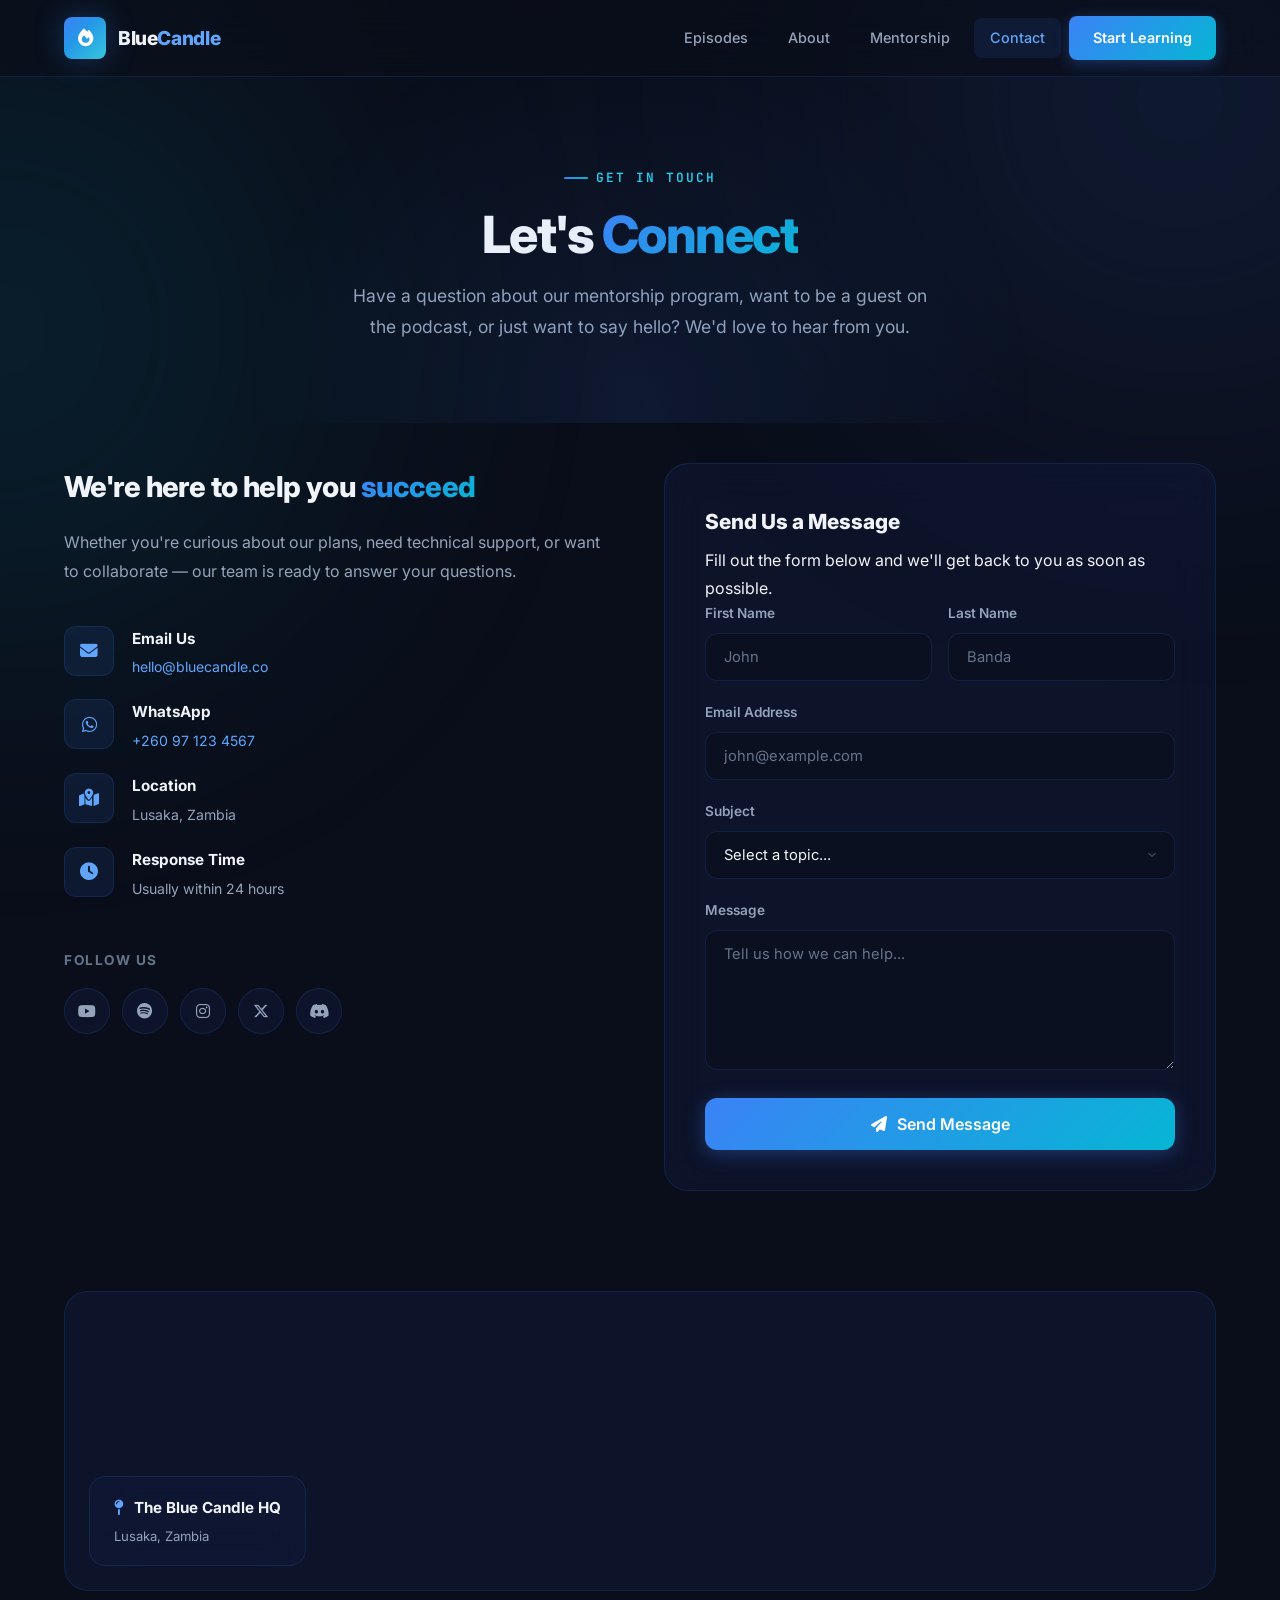
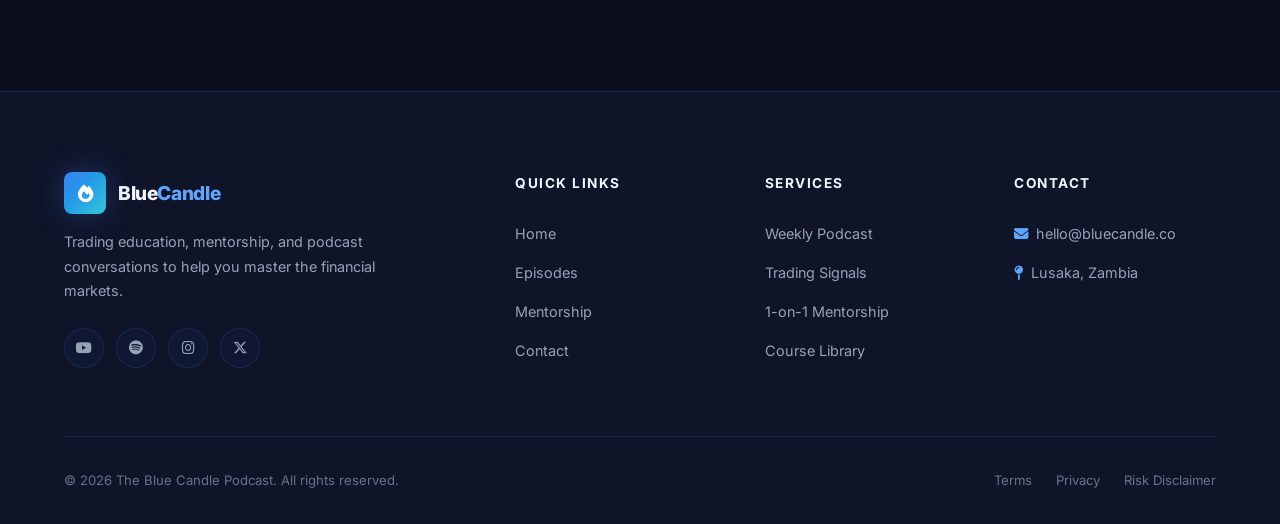
<file: contact.html>
<!DOCTYPE html>
<html lang="en">
<head>
    <meta charset="UTF-8">
    <meta name="viewport" content="width=device-width, initial-scale=1.0">
    <title>Contact Us | The Blue Candle Podcast</title>
    <meta name="description" content="Get in touch with The Blue Candle Podcast team — questions, partnerships, or mentorship inquiries.">
    <link rel="preconnect" href="https://fonts.googleapis.com">
    <link rel="preconnect" href="https://fonts.gstatic.com" crossorigin>
    <link href="https://fonts.googleapis.com/css2?family=Inter:wght@300;400;500;600;700;800;900&family=JetBrains+Mono:wght@400;600&display=swap" rel="stylesheet">
    <link rel="stylesheet" href="https://cdnjs.cloudflare.com/ajax/libs/font-awesome/6.5.0/css/all.min.css">
    <link rel="stylesheet" href="styles.css">
    <style>
        .contact-section {
            padding: 40px 0 100px;
            position: relative;
            z-index: 1;
        }

        .contact-grid {
            display: grid;
            grid-template-columns: 1fr 1fr;
            gap: 48px;
            align-items: start;
        }

        /* Contact Info */
        .contact-info h2 {
            font-size: 1.8rem;
            font-weight: 800;
            margin-bottom: 16px;
            letter-spacing: -0.02em;
        }

        .contact-info > p {
            color: var(--text-secondary);
            font-size: 1rem;
            line-height: 1.8;
            margin-bottom: 40px;
        }

        .contact-methods {
            display: flex;
            flex-direction: column;
            gap: 20px;
            margin-bottom: 48px;
        }

        .contact-method {
            display: flex;
            gap: 18px;
            align-items: flex-start;
        }

        .cm-icon {
            width: 50px;
            height: 50px;
            border-radius: var(--radius-md);
            background: rgba(59, 130, 246, 0.1);
            border: 1px solid rgba(59, 130, 246, 0.15);
            display: flex;
            align-items: center;
            justify-content: center;
            color: var(--blue-400);
            flex-shrink: 0;
            font-size: 1.1rem;
            transition: var(--transition);
        }

        .contact-method:hover .cm-icon {
            background: var(--accent-gradient);
            color: white;
            border-color: transparent;
            box-shadow: 0 4px 15px rgba(59, 130, 246, 0.3);
        }

        .cm-text h4 {
            font-size: 0.95rem;
            font-weight: 700;
            margin-bottom: 4px;
        }

        .cm-text p {
            font-size: 0.88rem;
            color: var(--text-secondary);
        }

        .cm-text a {
            color: var(--blue-400);
            text-decoration: none;
            transition: var(--transition);
        }

        .cm-text a:hover {
            color: var(--cyan-400);
        }

        .contact-socials {
            display: flex;
            gap: 12px;
        }

        .contact-socials a {
            width: 46px;
            height: 46px;
            border-radius: 50%;
            background: var(--bg-glass);
            border: 1px solid var(--border-glass);
            display: flex;
            align-items: center;
            justify-content: center;
            color: var(--text-secondary);
            text-decoration: none;
            font-size: 1rem;
            transition: var(--transition);
        }

        .contact-socials a:hover {
            background: var(--accent-gradient);
            color: white;
            border-color: transparent;
            transform: translateY(-3px);
            box-shadow: 0 4px 15px rgba(59, 130, 246, 0.4);
        }

        /* Contact Form */
        .contact-form-card {
            background: var(--bg-glass);
            backdrop-filter: blur(20px);
            border: 1px solid var(--border-glass);
            border-radius: var(--radius-xl);
            padding: 40px;
            position: relative;
            overflow: hidden;
        }

        .contact-form-card::before {
            content: '';
            position: absolute;
            inset: -1px;
            border-radius: var(--radius-xl);
            padding: 1px;
            background: linear-gradient(135deg, rgba(59,130,246,0.3), transparent, rgba(6,182,212,0.2));
            -webkit-mask: linear-gradient(#fff 0 0) content-box, linear-gradient(#fff 0 0);
            mask: linear-gradient(#fff 0 0) content-box, linear-gradient(#fff 0 0);
            -webkit-mask-composite: xor;
            mask-composite: exclude;
        }

        .contact-form-card h3 {
            font-size: 1.3rem;
            font-weight: 800;
            margin-bottom: 8px;
        }

        .contact-form-card > p {
            font-size: 0.88rem;
            color: var(--text-secondary);
            margin-bottom: 28px;
        }

        .form-group {
            margin-bottom: 20px;
        }

        .form-group label {
            display: block;
            font-size: 0.85rem;
            font-weight: 600;
            margin-bottom: 8px;
            color: var(--text-secondary);
        }

        .form-group input,
        .form-group textarea,
        .form-group select {
            width: 100%;
            padding: 14px 18px;
            background: rgba(10, 14, 26, 0.5);
            border: 1px solid var(--border-glass);
            border-radius: var(--radius-md);
            color: var(--text-primary);
            font-size: 0.92rem;
            font-family: inherit;
            outline: none;
            transition: var(--transition);
        }

        .form-group input::placeholder,
        .form-group textarea::placeholder {
            color: var(--text-muted);
        }

        .form-group input:focus,
        .form-group textarea:focus,
        .form-group select:focus {
            border-color: var(--blue-500);
            box-shadow: 0 0 0 3px rgba(59, 130, 246, 0.15);
        }

        .form-group textarea {
            min-height: 140px;
            resize: vertical;
        }

        .form-group select {
            cursor: pointer;
            -webkit-appearance: none;
            appearance: none;
            background-image: url("data:image/svg+xml,%3Csvg xmlns='http://www.w3.org/2000/svg' width='12' height='12' viewBox='0 0 24 24' fill='none' stroke='%2364748b' stroke-width='2' stroke-linecap='round' stroke-linejoin='round'%3E%3Cpolyline points='6 9 12 15 18 9'%3E%3C/polyline%3E%3C/svg%3E");
            background-repeat: no-repeat;
            background-position: right 16px center;
        }

        .form-group select option {
            background: var(--bg-primary);
            color: var(--text-primary);
        }

        .form-row {
            display: grid;
            grid-template-columns: 1fr 1fr;
            gap: 16px;
        }

        .submit-btn {
            width: 100%;
            justify-content: center;
            padding: 16px;
            font-size: 1rem;
        }

        /* Success state */
        .form-success {
            display: none;
            text-align: center;
            padding: 40px 20px;
        }

        .form-success.show {
            display: block;
        }

        .form-success i {
            font-size: 3rem;
            background: var(--accent-gradient);
            -webkit-background-clip: text;
            background-clip: text;
            color: transparent;
            margin-bottom: 16px;
        }

        .form-success h3 {
            font-size: 1.4rem;
            font-weight: 800;
            margin-bottom: 10px;
        }

        .form-success p {
            color: var(--text-secondary);
            font-size: 0.95rem;
            line-height: 1.7;
        }

        /* Map placeholder */
        .map-section {
            padding: 0 0 100px;
            position: relative;
            z-index: 1;
        }

        .map-card {
            background: var(--bg-glass);
            border: 1px solid var(--border-glass);
            border-radius: var(--radius-xl);
            overflow: hidden;
            height: 300px;
            display: flex;
            align-items: center;
            justify-content: center;
            position: relative;
        }

        .map-card iframe {
            width: 100%;
            height: 100%;
            border: none;
            filter: brightness(0.7) contrast(1.1) saturate(0.3) hue-rotate(200deg);
        }

        .map-overlay {
            position: absolute;
            bottom: 24px;
            left: 24px;
            background: var(--bg-glass);
            backdrop-filter: blur(20px);
            border: 1px solid var(--border-glass);
            border-radius: var(--radius-lg);
            padding: 18px 24px;
        }

        .map-overlay h4 {
            font-size: 0.95rem;
            font-weight: 700;
            margin-bottom: 4px;
        }

        .map-overlay p {
            font-size: 0.82rem;
            color: var(--text-secondary);
        }

        @media (max-width: 768px) {
            .contact-grid { grid-template-columns: 1fr; }
            .form-row { grid-template-columns: 1fr; }
        }
    </style>
</head>
<body>
    <div class="bg-glow bg-glow-1"></div>
    <div class="bg-glow bg-glow-2"></div>

    <!-- Header -->
    <header id="site-header">
        <div class="container header-inner">
            <a href="index.html" class="logo">
                <div class="logo-icon"><i class="fas fa-fire"></i></div>
                <span class="logo-text">Blue<span>Candle</span></span>
            </a>
            <nav id="desktop-nav">
                <a href="episodes.html">Episodes</a>
                <a href="index.html#about">About</a>
                <a href="pricing.html">Mentorship</a>
                <a href="contact.html" class="active-link">Contact</a>
                <a href="pricing.html" class="nav-cta">Start Learning</a>
            </nav>
            <button class="mobile-toggle" id="mobile-toggle" aria-label="Toggle menu"><i class="fas fa-bars"></i></button>
        </div>
    </header>

    <div class="nav-overlay" id="nav-overlay">
        <button class="close-nav" id="close-nav" aria-label="Close menu"><i class="fas fa-times"></i></button>
        <nav>
            <a href="episodes.html" class="mobile-link">Episodes</a>
            <a href="index.html#about" class="mobile-link">About</a>
            <a href="pricing.html" class="mobile-link">Mentorship</a>
            <a href="contact.html" class="mobile-link">Contact</a>
        </nav>
    </div>

    <!-- Page Hero -->
    <section class="page-hero">
        <div class="container">
            <span class="section-label">Get In Touch</span>
            <h1 class="section-heading">Let's <span class="gradient-text">Connect</span></h1>
            <p class="section-desc">Have a question about our mentorship program, want to be a guest on the podcast, or just want to say hello? We'd love to hear from you.</p>
        </div>
    </section>

    <!-- Contact Section -->
    <section class="contact-section">
        <div class="container">
            <div class="contact-grid">
                <!-- Left: Info -->
                <div class="contact-info reveal">
                    <h2>We're here to help you <span class="gradient-text">succeed</span></h2>
                    <p>Whether you're curious about our plans, need technical support, or want to collaborate — our team is ready to answer your questions.</p>

                    <div class="contact-methods">
                        <div class="contact-method">
                            <div class="cm-icon"><i class="fas fa-envelope"></i></div>
                            <div class="cm-text">
                                <h4>Email Us</h4>
                                <p><a href="mailto:hello@bluecandle.co">hello@bluecandle.co</a></p>
                            </div>
                        </div>
                        <div class="contact-method">
                            <div class="cm-icon"><i class="fab fa-whatsapp"></i></div>
                            <div class="cm-text">
                                <h4>WhatsApp</h4>
                                <p><a href="#">+260 97 123 4567</a></p>
                            </div>
                        </div>
                        <div class="contact-method">
                            <div class="cm-icon"><i class="fas fa-map-location-dot"></i></div>
                            <div class="cm-text">
                                <h4>Location</h4>
                                <p>Lusaka, Zambia</p>
                            </div>
                        </div>
                        <div class="contact-method">
                            <div class="cm-icon"><i class="fas fa-clock"></i></div>
                            <div class="cm-text">
                                <h4>Response Time</h4>
                                <p>Usually within 24 hours</p>
                            </div>
                        </div>
                    </div>

                    <h4 style="font-size: 0.85rem; text-transform: uppercase; letter-spacing: 1.5px; color: var(--text-muted); margin-bottom: 16px;">Follow Us</h4>
                    <div class="contact-socials">
                        <a href="#" aria-label="YouTube"><i class="fab fa-youtube"></i></a>
                        <a href="#" aria-label="Spotify"><i class="fab fa-spotify"></i></a>
                        <a href="#" aria-label="Instagram"><i class="fab fa-instagram"></i></a>
                        <a href="#" aria-label="Twitter"><i class="fab fa-x-twitter"></i></a>
                        <a href="#" aria-label="Discord"><i class="fab fa-discord"></i></a>
                    </div>
                </div>

                <!-- Right: Form -->
                <div class="contact-form-card reveal reveal-delay-2">
                    <form id="contact-form">
                        <h3>Send Us a Message</h3>
                        <p>Fill out the form below and we'll get back to you as soon as possible.</p>

                        <div class="form-row">
                            <div class="form-group">
                                <label for="first-name">First Name</label>
                                <input type="text" id="first-name" placeholder="John" required>
                            </div>
                            <div class="form-group">
                                <label for="last-name">Last Name</label>
                                <input type="text" id="last-name" placeholder="Banda" required>
                            </div>
                        </div>

                        <div class="form-group">
                            <label for="email">Email Address</label>
                            <input type="email" id="email" placeholder="john@example.com" required>
                        </div>

                        <div class="form-group">
                            <label for="subject">Subject</label>
                            <select id="subject" required>
                                <option value="" disabled selected>Select a topic...</option>
                                <option value="mentorship">Mentorship Inquiry</option>
                                <option value="podcast">Podcast Guest Request</option>
                                <option value="support">Technical Support</option>
                                <option value="partnership">Partnership / Collaboration</option>
                                <option value="feedback">Feedback</option>
                                <option value="other">Other</option>
                            </select>
                        </div>

                        <div class="form-group">
                            <label for="message">Message</label>
                            <textarea id="message" placeholder="Tell us how we can help..." required></textarea>
                        </div>

                        <button type="submit" class="btn btn-primary submit-btn">
                            <i class="fas fa-paper-plane"></i> Send Message
                        </button>
                    </form>

                    <div class="form-success" id="form-success">
                        <i class="fas fa-circle-check"></i>
                        <h3>Message Sent!</h3>
                        <p>Thank you for reaching out. We'll get back to you within 24 hours. In the meantime, check out our latest <a href="episodes.html" style="color: var(--blue-400);">podcast episodes</a>.</p>
                    </div>
                </div>
            </div>
        </div>
    </section>

    <!-- Map -->
    <section class="map-section">
        <div class="container">
            <div class="map-card reveal">
                <iframe src="https://www.google.com/maps/embed?pb=!1m18!1m12!1m3!1d243647.32178567803!2d28.18!3d-15.39!2m3!1f0!2f0!3f0!3m2!1i1024!2i768!4f13.1!3m3!1m2!1s0x1940f34e3e1f6b0f%3A0x1c0a2f0e5b6e8b0!2sLusaka%2C%20Zambia!5e0!3m2!1sen!2s!4v1234567890" loading="lazy"></iframe>
                <div class="map-overlay">
                    <h4><i class="fas fa-map-pin" style="color: var(--blue-400); margin-right: 6px;"></i> The Blue Candle HQ</h4>
                    <p>Lusaka, Zambia</p>
                </div>
            </div>
        </div>
    </section>

    <!-- Footer -->
    <footer>
        <div class="container">
            <div class="footer-grid">
                <div class="footer-brand">
                    <a href="index.html" class="logo" style="margin-bottom:4px;">
                        <div class="logo-icon"><i class="fas fa-fire"></i></div>
                        <span class="logo-text">Blue<span>Candle</span></span>
                    </a>
                    <p>Trading education, mentorship, and podcast conversations to help you master the financial markets.</p>
                    <div class="footer-socials">
                        <a href="#"><i class="fab fa-youtube"></i></a>
                        <a href="#"><i class="fab fa-spotify"></i></a>
                        <a href="#"><i class="fab fa-instagram"></i></a>
                        <a href="#"><i class="fab fa-x-twitter"></i></a>
                    </div>
                </div>
                <div class="footer-col"><h4>Quick Links</h4><ul><li><a href="index.html">Home</a></li><li><a href="episodes.html">Episodes</a></li><li><a href="pricing.html">Mentorship</a></li><li><a href="contact.html">Contact</a></li></ul></div>
                <div class="footer-col"><h4>Services</h4><ul><li><a href="#">Weekly Podcast</a></li><li><a href="#">Trading Signals</a></li><li><a href="#">1-on-1 Mentorship</a></li><li><a href="#">Course Library</a></li></ul></div>
                <div class="footer-col"><h4>Contact</h4><ul><li><a href="mailto:hello@bluecandle.co"><i class="fas fa-envelope" style="margin-right:8px;color:var(--blue-400)"></i>hello@bluecandle.co</a></li><li><a href="#"><i class="fas fa-map-pin" style="margin-right:8px;color:var(--blue-400)"></i>Lusaka, Zambia</a></li></ul></div>
            </div>
            <div class="footer-bottom">
                <p>&copy; 2026 The Blue Candle Podcast. All rights reserved.</p>
                <div class="footer-bottom-links"><a href="#">Terms</a><a href="#">Privacy</a><a href="#">Risk Disclaimer</a></div>
            </div>
        </div>
    </footer>

    <script src="shared.js"></script>
    <script>
        // Form submission
        const form = document.getElementById('contact-form');
        const success = document.getElementById('form-success');

        form.addEventListener('submit', (e) => {
            e.preventDefault();
            // Animate button
            const btn = form.querySelector('.submit-btn');
            btn.innerHTML = '<i class="fas fa-spinner fa-spin"></i> Sending...';
            btn.disabled = true;

            setTimeout(() => {
                form.style.display = 'none';
                success.classList.add('show');
            }, 1500);
        });
    </script>
</body>
</html>
</file>
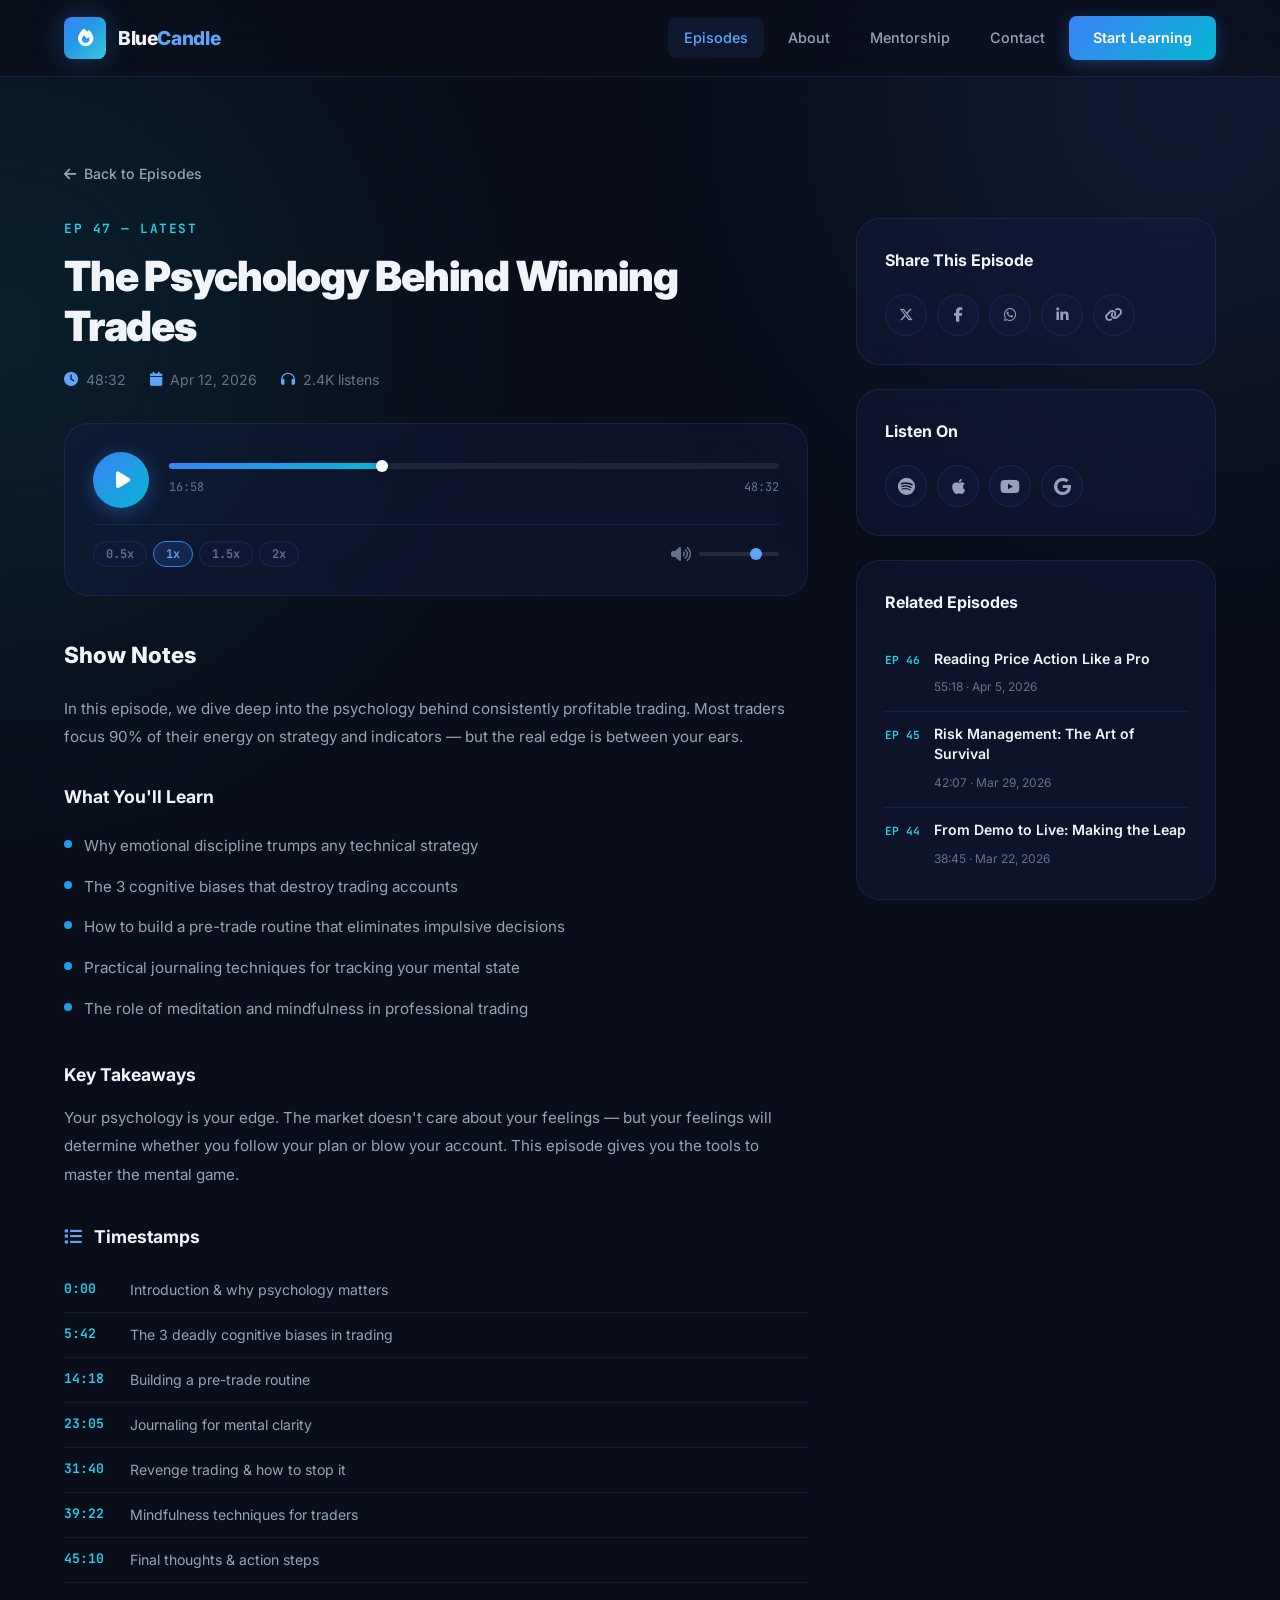
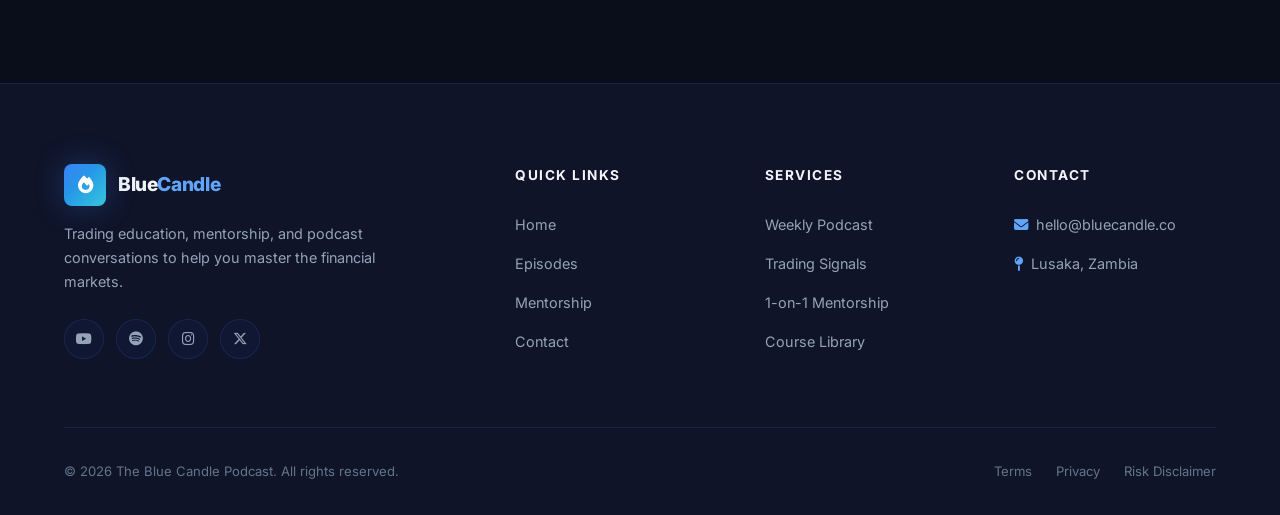
<file: episode.html>
<!DOCTYPE html>
<html lang="en">
<head>
    <meta charset="UTF-8">
    <meta name="viewport" content="width=device-width, initial-scale=1.0">
    <title>Episode Details | The Blue Candle Podcast</title>
    <meta name="description" content="Listen to this episode of The Blue Candle Podcast — trading education, mentorship, and market insights.">
    <link rel="preconnect" href="https://fonts.googleapis.com">
    <link rel="preconnect" href="https://fonts.gstatic.com" crossorigin>
    <link href="https://fonts.googleapis.com/css2?family=Inter:wght@300;400;500;600;700;800;900&family=JetBrains+Mono:wght@400;600&display=swap" rel="stylesheet">
    <link rel="stylesheet" href="https://cdnjs.cloudflare.com/ajax/libs/font-awesome/6.5.0/css/all.min.css">
    <link rel="stylesheet" href="styles.css">
    <style>
        .episode-detail {
            padding: 160px 0 100px;
            position: relative;
            z-index: 1;
        }

        .ep-detail-grid {
            display: grid;
            grid-template-columns: 1fr 360px;
            gap: 48px;
            align-items: start;
        }

        .ep-back {
            display: inline-flex;
            align-items: center;
            gap: 8px;
            color: var(--text-secondary);
            text-decoration: none;
            font-size: 0.88rem;
            font-weight: 500;
            margin-bottom: 32px;
            transition: var(--transition);
        }

        .ep-back:hover {
            color: var(--blue-400);
        }

        .ep-detail-label {
            font-family: 'JetBrains Mono', monospace;
            font-size: 0.8rem;
            font-weight: 600;
            letter-spacing: 1.5px;
            color: var(--cyan-400);
            margin-bottom: 12px;
        }

        .ep-detail-title {
            font-size: clamp(1.8rem, 4vw, 2.6rem);
            font-weight: 900;
            line-height: 1.2;
            letter-spacing: -0.03em;
            margin-bottom: 16px;
        }

        .ep-detail-meta {
            display: flex;
            gap: 24px;
            margin-bottom: 32px;
            flex-wrap: wrap;
        }

        .ep-detail-meta span {
            display: flex;
            align-items: center;
            gap: 8px;
            font-size: 0.88rem;
            color: var(--text-muted);
        }

        .ep-detail-meta span i {
            color: var(--blue-400);
        }

        /* Audio Player */
        .audio-player {
            background: var(--bg-glass);
            backdrop-filter: blur(20px);
            border: 1px solid var(--border-glass);
            border-radius: var(--radius-xl);
            padding: 28px;
            margin-bottom: 40px;
        }

        .player-controls {
            display: flex;
            align-items: center;
            gap: 20px;
            margin-bottom: 16px;
        }

        .player-play {
            width: 56px;
            height: 56px;
            border-radius: 50%;
            background: var(--accent-gradient);
            border: none;
            color: white;
            font-size: 1.2rem;
            cursor: pointer;
            display: flex;
            align-items: center;
            justify-content: center;
            flex-shrink: 0;
            box-shadow: 0 4px 20px rgba(59, 130, 246, 0.4);
            transition: var(--transition);
        }

        .player-play:hover {
            transform: scale(1.08);
            box-shadow: 0 6px 30px rgba(59, 130, 246, 0.6);
        }

        .player-track {
            flex: 1;
        }

        .progress-bar-wrapper {
            width: 100%;
            height: 6px;
            background: rgba(255,255,255,0.08);
            border-radius: 3px;
            cursor: pointer;
            margin-bottom: 8px;
            position: relative;
        }

        .progress-bar {
            height: 100%;
            background: var(--accent-gradient);
            border-radius: 3px;
            width: 0%;
            transition: width 0.3s;
            position: relative;
        }

        .progress-bar::after {
            content: '';
            position: absolute;
            right: -6px;
            top: -3px;
            width: 12px;
            height: 12px;
            border-radius: 50%;
            background: white;
            box-shadow: 0 2px 8px rgba(0,0,0,0.3);
        }

        .player-time {
            display: flex;
            justify-content: space-between;
            font-size: 0.75rem;
            color: var(--text-muted);
            font-family: 'JetBrains Mono', monospace;
        }

        .player-extras {
            display: flex;
            justify-content: space-between;
            align-items: center;
            margin-top: 16px;
            padding-top: 16px;
            border-top: 1px solid var(--border-glass);
        }

        .speed-control {
            display: flex;
            gap: 6px;
        }

        .speed-btn {
            padding: 4px 12px;
            border-radius: 50px;
            background: var(--bg-glass);
            border: 1px solid var(--border-glass);
            color: var(--text-muted);
            font-size: 0.75rem;
            font-weight: 600;
            cursor: pointer;
            font-family: 'JetBrains Mono', monospace;
            transition: var(--transition);
        }

        .speed-btn.active, .speed-btn:hover {
            background: rgba(59,130,246,0.15);
            border-color: var(--blue-500);
            color: var(--blue-400);
        }

        .volume-control {
            display: flex;
            align-items: center;
            gap: 8px;
            color: var(--text-muted);
        }

        .volume-slider {
            width: 80px;
            height: 4px;
            -webkit-appearance: none;
            appearance: none;
            background: rgba(255,255,255,0.1);
            border-radius: 2px;
            outline: none;
        }

        .volume-slider::-webkit-slider-thumb {
            -webkit-appearance: none;
            width: 12px;
            height: 12px;
            border-radius: 50%;
            background: var(--blue-400);
            cursor: pointer;
        }

        /* Show Notes */
        .show-notes h2 {
            font-size: 1.4rem;
            font-weight: 800;
            margin-bottom: 20px;
        }

        .show-notes-content {
            color: var(--text-secondary);
            font-size: 0.95rem;
            line-height: 1.9;
        }

        .show-notes-content p {
            margin-bottom: 16px;
        }

        .show-notes-content h3 {
            font-size: 1.1rem;
            font-weight: 700;
            color: var(--text-primary);
            margin: 28px 0 12px;
        }

        .show-notes-content ul {
            list-style: none;
            margin-bottom: 16px;
        }

        .show-notes-content ul li {
            padding: 6px 0;
            padding-left: 20px;
            position: relative;
        }

        .show-notes-content ul li::before {
            content: '';
            position: absolute;
            left: 0;
            top: 14px;
            width: 8px;
            height: 8px;
            border-radius: 50%;
            background: var(--accent-gradient);
        }

        /* Timestamps */
        .timestamps {
            margin-top: 32px;
        }

        .timestamps h3 {
            font-size: 1.1rem;
            font-weight: 700;
            margin-bottom: 16px;
        }

        .timestamp-item {
            display: flex;
            gap: 16px;
            padding: 10px 0;
            border-bottom: 1px solid var(--border-glass);
            cursor: pointer;
            transition: var(--transition);
        }

        .timestamp-item:hover {
            padding-left: 8px;
        }

        .timestamp-item:hover .ts-time {
            color: var(--blue-400);
        }

        .ts-time {
            font-family: 'JetBrains Mono', monospace;
            font-size: 0.82rem;
            color: var(--cyan-400);
            font-weight: 600;
            flex-shrink: 0;
            width: 50px;
        }

        .ts-label {
            font-size: 0.88rem;
            color: var(--text-secondary);
        }

        /* Sidebar */
        .ep-sidebar {
            position: sticky;
            top: 100px;
        }

        .sidebar-card {
            background: var(--bg-glass);
            backdrop-filter: blur(10px);
            border: 1px solid var(--border-glass);
            border-radius: var(--radius-xl);
            padding: 28px;
            margin-bottom: 24px;
        }

        .sidebar-card h3 {
            font-size: 1rem;
            font-weight: 700;
            margin-bottom: 20px;
        }

        .related-ep {
            display: flex;
            gap: 14px;
            padding: 12px 0;
            border-bottom: 1px solid var(--border-glass);
            text-decoration: none;
            color: inherit;
            transition: var(--transition);
        }

        .related-ep:last-child {
            border-bottom: none;
            padding-bottom: 0;
        }

        .related-ep:hover {
            padding-left: 4px;
        }

        .related-ep-num {
            font-family: 'JetBrains Mono', monospace;
            font-size: 0.7rem;
            color: var(--cyan-400);
            font-weight: 600;
            flex-shrink: 0;
            margin-top: 2px;
        }

        .related-ep-info h4 {
            font-size: 0.88rem;
            font-weight: 600;
            line-height: 1.4;
            margin-bottom: 4px;
        }

        .related-ep-info span {
            font-size: 0.75rem;
            color: var(--text-muted);
        }

        .share-buttons {
            display: flex;
            gap: 10px;
            flex-wrap: wrap;
        }

        .share-btn {
            width: 42px;
            height: 42px;
            border-radius: 50%;
            background: var(--bg-glass);
            border: 1px solid var(--border-glass);
            color: var(--text-secondary);
            display: flex;
            align-items: center;
            justify-content: center;
            cursor: pointer;
            transition: var(--transition);
            font-size: 0.9rem;
        }

        .share-btn:hover {
            background: var(--accent-gradient);
            color: white;
            border-color: transparent;
            transform: translateY(-2px);
        }

        @media (max-width: 1024px) {
            .ep-detail-grid {
                grid-template-columns: 1fr;
            }
            .ep-sidebar {
                position: static;
            }
        }
    </style>
</head>
<body>
    <div class="bg-glow bg-glow-1"></div>
    <div class="bg-glow bg-glow-2"></div>

    <!-- Header -->
    <header id="site-header">
        <div class="container header-inner">
            <a href="index.html" class="logo">
                <div class="logo-icon"><i class="fas fa-fire"></i></div>
                <span class="logo-text">Blue<span>Candle</span></span>
            </a>
            <nav id="desktop-nav">
                <a href="episodes.html" class="active-link">Episodes</a>
                <a href="index.html#about">About</a>
                <a href="pricing.html">Mentorship</a>
                <a href="contact.html">Contact</a>
                <a href="pricing.html" class="nav-cta">Start Learning</a>
            </nav>
            <button class="mobile-toggle" id="mobile-toggle" aria-label="Toggle menu"><i class="fas fa-bars"></i></button>
        </div>
    </header>

    <div class="nav-overlay" id="nav-overlay">
        <button class="close-nav" id="close-nav" aria-label="Close menu"><i class="fas fa-times"></i></button>
        <nav>
            <a href="episodes.html" class="mobile-link">Episodes</a>
            <a href="index.html#about" class="mobile-link">About</a>
            <a href="pricing.html" class="mobile-link">Mentorship</a>
            <a href="contact.html" class="mobile-link">Contact</a>
        </nav>
    </div>

    <!-- Episode Detail -->
    <section class="episode-detail">
        <div class="container">
            <a href="episodes.html" class="ep-back"><i class="fas fa-arrow-left"></i> Back to Episodes</a>

            <div class="ep-detail-grid">
                <div class="ep-main">
                    <div class="ep-detail-label" id="ep-label">EP 47 — LATEST</div>
                    <h1 class="ep-detail-title" id="ep-title">The Psychology Behind Winning Trades</h1>
                    <div class="ep-detail-meta">
                        <span><i class="fas fa-clock"></i> <span id="ep-duration">48:32</span></span>
                        <span><i class="fas fa-calendar"></i> <span id="ep-date">April 12, 2026</span></span>
                        <span><i class="fas fa-headphones"></i> 2.4K listens</span>
                    </div>

                    <!-- Audio Player -->
                    <div class="audio-player reveal">
                        <div class="player-controls">
                            <button class="player-play" id="player-play-btn" aria-label="Play">
                                <i class="fas fa-play" style="margin-left: 3px;"></i>
                            </button>
                            <div class="player-track">
                                <div class="progress-bar-wrapper" id="progress-wrapper">
                                    <div class="progress-bar" id="progress-bar" style="width: 35%;"></div>
                                </div>
                                <div class="player-time">
                                    <span id="current-time">16:58</span>
                                    <span id="total-time">48:32</span>
                                </div>
                            </div>
                        </div>
                        <div class="player-extras">
                            <div class="speed-control">
                                <button class="speed-btn">0.5x</button>
                                <button class="speed-btn active">1x</button>
                                <button class="speed-btn">1.5x</button>
                                <button class="speed-btn">2x</button>
                            </div>
                            <div class="volume-control">
                                <i class="fas fa-volume-high"></i>
                                <input type="range" class="volume-slider" min="0" max="100" value="75">
                            </div>
                        </div>
                    </div>

                    <!-- Show Notes -->
                    <div class="show-notes reveal">
                        <h2>Show Notes</h2>
                        <div class="show-notes-content">
                            <p>In this episode, we dive deep into the psychology behind consistently profitable trading. Most traders focus 90% of their energy on strategy and indicators — but the real edge is between your ears.</p>

                            <h3>What You'll Learn</h3>
                            <ul>
                                <li>Why emotional discipline trumps any technical strategy</li>
                                <li>The 3 cognitive biases that destroy trading accounts</li>
                                <li>How to build a pre-trade routine that eliminates impulsive decisions</li>
                                <li>Practical journaling techniques for tracking your mental state</li>
                                <li>The role of meditation and mindfulness in professional trading</li>
                            </ul>

                            <h3>Key Takeaways</h3>
                            <p>Your psychology is your edge. The market doesn't care about your feelings — but your feelings will determine whether you follow your plan or blow your account. This episode gives you the tools to master the mental game.</p>

                            <p>We also discuss common patterns like revenge trading, FOMO entries, and the fear of pulling the trigger on valid setups. If any of these sound familiar, this episode was made for you.</p>
                        </div>

                        <!-- Timestamps -->
                        <div class="timestamps">
                            <h3><i class="fas fa-list" style="margin-right: 8px; color: var(--blue-400);"></i> Timestamps</h3>
                            <div class="timestamp-item">
                                <span class="ts-time">0:00</span>
                                <span class="ts-label">Introduction & why psychology matters</span>
                            </div>
                            <div class="timestamp-item">
                                <span class="ts-time">5:42</span>
                                <span class="ts-label">The 3 deadly cognitive biases in trading</span>
                            </div>
                            <div class="timestamp-item">
                                <span class="ts-time">14:18</span>
                                <span class="ts-label">Building a pre-trade routine</span>
                            </div>
                            <div class="timestamp-item">
                                <span class="ts-time">23:05</span>
                                <span class="ts-label">Journaling for mental clarity</span>
                            </div>
                            <div class="timestamp-item">
                                <span class="ts-time">31:40</span>
                                <span class="ts-label">Revenge trading & how to stop it</span>
                            </div>
                            <div class="timestamp-item">
                                <span class="ts-time">39:22</span>
                                <span class="ts-label">Mindfulness techniques for traders</span>
                            </div>
                            <div class="timestamp-item">
                                <span class="ts-time">45:10</span>
                                <span class="ts-label">Final thoughts & action steps</span>
                            </div>
                        </div>
                    </div>
                </div>

                <!-- Sidebar -->
                <div class="ep-sidebar">
                    <div class="sidebar-card reveal">
                        <h3>Share This Episode</h3>
                        <div class="share-buttons">
                            <button class="share-btn" aria-label="Share on Twitter"><i class="fab fa-x-twitter"></i></button>
                            <button class="share-btn" aria-label="Share on Facebook"><i class="fab fa-facebook-f"></i></button>
                            <button class="share-btn" aria-label="Share on WhatsApp"><i class="fab fa-whatsapp"></i></button>
                            <button class="share-btn" aria-label="Share on LinkedIn"><i class="fab fa-linkedin-in"></i></button>
                            <button class="share-btn" aria-label="Copy link"><i class="fas fa-link"></i></button>
                        </div>
                    </div>

                    <div class="sidebar-card reveal reveal-delay-1">
                        <h3>Listen On</h3>
                        <div class="share-buttons">
                            <button class="share-btn" aria-label="Spotify" style="font-size: 1.1rem;"><i class="fab fa-spotify"></i></button>
                            <button class="share-btn" aria-label="Apple Podcasts" style="font-size: 1.1rem;"><i class="fab fa-apple"></i></button>
                            <button class="share-btn" aria-label="YouTube" style="font-size: 1.1rem;"><i class="fab fa-youtube"></i></button>
                            <button class="share-btn" aria-label="Google Podcasts" style="font-size: 1.1rem;"><i class="fab fa-google"></i></button>
                        </div>
                    </div>

                    <div class="sidebar-card reveal reveal-delay-2">
                        <h3>Related Episodes</h3>
                        <a href="episode.html?ep=46" class="related-ep">
                            <span class="related-ep-num">EP 46</span>
                            <div class="related-ep-info">
                                <h4>Reading Price Action Like a Pro</h4>
                                <span>55:18 · Apr 5, 2026</span>
                            </div>
                        </a>
                        <a href="episode.html?ep=45" class="related-ep">
                            <span class="related-ep-num">EP 45</span>
                            <div class="related-ep-info">
                                <h4>Risk Management: The Art of Survival</h4>
                                <span>42:07 · Mar 29, 2026</span>
                            </div>
                        </a>
                        <a href="episode.html?ep=40" class="related-ep">
                            <span class="related-ep-num">EP 40</span>
                            <div class="related-ep-info">
                                <h4>Building a Trading Journal That Works</h4>
                                <span>44:55 · Feb 22, 2026</span>
                            </div>
                        </a>
                    </div>
                </div>
            </div>
        </div>
    </section>

    <!-- Footer -->
    <footer>
        <div class="container">
            <div class="footer-grid">
                <div class="footer-brand">
                    <a href="index.html" class="logo" style="margin-bottom:4px;">
                        <div class="logo-icon"><i class="fas fa-fire"></i></div>
                        <span class="logo-text">Blue<span>Candle</span></span>
                    </a>
                    <p>Trading education, mentorship, and podcast conversations to help you master the financial markets.</p>
                    <div class="footer-socials">
                        <a href="#"><i class="fab fa-youtube"></i></a>
                        <a href="#"><i class="fab fa-spotify"></i></a>
                        <a href="#"><i class="fab fa-instagram"></i></a>
                        <a href="#"><i class="fab fa-x-twitter"></i></a>
                    </div>
                </div>
                <div class="footer-col"><h4>Quick Links</h4><ul><li><a href="index.html">Home</a></li><li><a href="episodes.html">Episodes</a></li><li><a href="pricing.html">Mentorship</a></li><li><a href="contact.html">Contact</a></li></ul></div>
                <div class="footer-col"><h4>Services</h4><ul><li><a href="#">Weekly Podcast</a></li><li><a href="#">Trading Signals</a></li><li><a href="#">1-on-1 Mentorship</a></li><li><a href="#">Course Library</a></li></ul></div>
                <div class="footer-col"><h4>Contact</h4><ul><li><a href="contact.html"><i class="fas fa-envelope" style="margin-right:8px;color:var(--blue-400)"></i>hello@bluecandle.co</a></li><li><a href="#"><i class="fas fa-map-pin" style="margin-right:8px;color:var(--blue-400)"></i>Lusaka, Zambia</a></li></ul></div>
            </div>
            <div class="footer-bottom">
                <p>&copy; 2026 The Blue Candle Podcast. All rights reserved.</p>
                <div class="footer-bottom-links"><a href="#">Terms</a><a href="#">Privacy</a><a href="#">Risk Disclaimer</a></div>
            </div>
        </div>
    </footer>

    <script src="data.js"></script>
    <script src="shared.js"></script>
    <script>
        // Load Episode Data
        const urlParams = new URLSearchParams(window.location.search);
        const epNum = parseInt(urlParams.get('ep')) || 47;
        const episode = episodes.find(e => e.num === epNum) || episodes[0];

        if (episode) {
            document.title = `${episode.title} | The Blue Candle Podcast`;
            document.getElementById('ep-label').textContent = `EP ${episode.num}${episode.num === episodes[0].num ? ' — LATEST' : ''}`;
            document.getElementById('ep-title').textContent = episode.title;
            document.getElementById('ep-duration').textContent = episode.duration;
            document.getElementById('ep-date').textContent = episode.date;
            document.getElementById('total-time').textContent = episode.duration;
            
            if (episode.notes) {
                document.querySelector('.show-notes-content').innerHTML = episode.notes;
            }

            // Timestamps
            const tsContainer = document.querySelector('.timestamps');
            if (episode.timestamps && episode.timestamps.length > 0) {
                tsContainer.style.display = 'block';
                const tsList = tsContainer.querySelector('.timestamp-item'); // Template
                const parent = tsList.parentElement;
                parent.querySelectorAll('.timestamp-item').forEach(el => el.remove());
                
                episode.timestamps.forEach(ts => {
                    const item = document.createElement('div');
                    item.className = 'timestamp-item';
                    item.innerHTML = `
                        <span class="ts-time">${ts.time}</span>
                        <span class="ts-label">${ts.label}</span>
                    `;
                    item.addEventListener('click', () => {
                        seekToTime(ts.time);
                    });
                    parent.appendChild(item);
                });
            } else {
                tsContainer.style.display = 'none';
            }

            // Related Episodes
            const relatedContainer = document.querySelector('.sidebar-card:last-child');
            const relatedList = episodes.filter(e => e.num !== episode.num).slice(0, 3);
            let relatedHTML = '<h3>Related Episodes</h3>';
            relatedList.forEach(re => {
                relatedHTML += `
                    <a href="episode.html?ep=${re.num}" class="related-ep">
                        <span class="related-ep-num">EP ${re.num}</span>
                        <div class="related-ep-info">
                            <h4>${re.title}</h4>
                            <span>${re.duration} · ${re.date}</span>
                        </div>
                    </a>
                `;
            });
            relatedContainer.innerHTML = relatedHTML;
        }

        // --- Audio Player Logic ---
        const playBtn = document.getElementById('player-play-btn');
        const progressBar = document.getElementById('progress-bar');
        const progressWrapper = document.getElementById('progress-wrapper');
        const currentTimeEl = document.getElementById('current-time');
        const totalTimeEl = document.getElementById('total-time');
        const volumeSlider = document.querySelector('.volume-slider');
        
        let playing = false;
        let currentTimeSeconds = 1018; // Start at 16:58 as in original mockup
        let totalDurationSeconds = parseTime(episode.duration);
        let playInterval;

        function parseTime(timeStr) {
            const parts = timeStr.split(':').map(Number);
            if (parts.length === 3) return parts[0] * 3600 + parts[1] * 60 + parts[2];
            return parts[0] * 60 + parts[1];
        }

        function formatTime(seconds) {
            const h = Math.floor(seconds / 3600);
            const m = Math.floor((seconds % 3600) / 60);
            const s = Math.floor(seconds % 60);
            if (h > 0) return `${h}:${m.toString().padStart(2, '0')}:${s.toString().padStart(2, '0')}`;
            return `${m}:${s.toString().padStart(2, '0')}`;
        }

        function updateUI() {
            const pct = (currentTimeSeconds / totalDurationSeconds) * 100;
            progressBar.style.width = pct + '%';
            currentTimeEl.textContent = formatTime(currentTimeSeconds);
        }

        function seekToTime(timeStr) {
            currentTimeSeconds = parseTime(timeStr);
            updateUI();
        }

        playBtn.addEventListener('click', () => {
            playing = !playing;
            playBtn.innerHTML = playing ? '<i class="fas fa-pause"></i>' : '<i class="fas fa-play" style="margin-left:3px"></i>';
            
            if (playing) {
                playInterval = setInterval(() => {
                    currentTimeSeconds++;
                    if (currentTimeSeconds >= totalDurationSeconds) {
                        clearInterval(playInterval);
                        playing = false;
                        playBtn.innerHTML = '<i class="fas fa-play" style="margin-left:3px"></i>';
                    }
                    updateUI();
                }, 1000);
            } else {
                clearInterval(playInterval);
            }
        });

        // Speed buttons
        document.querySelectorAll('.speed-btn').forEach(btn => {
            btn.addEventListener('click', () => {
                document.querySelectorAll('.speed-btn').forEach(b => b.classList.remove('active'));
                btn.classList.add('active');
                // In a real app, this would set playbackRate
            });
        });

        // Progress bar click (Seeking)
        progressWrapper.addEventListener('click', function(e) {
            const pct = e.offsetX / this.offsetWidth;
            currentTimeSeconds = Math.floor(pct * totalDurationSeconds);
            updateUI();
        });

        // Volume slider
        volumeSlider.addEventListener('input', (e) => {
            const vol = e.target.value;
            const icon = document.querySelector('.volume-control i');
            if (vol == 0) icon.className = 'fas fa-volume-mute';
            else if (vol < 50) icon.className = 'fas fa-volume-low';
            else icon.className = 'fas fa-volume-high';
        });

        // Initial UI Update
        updateUI();
    </script>
</body>
</html>
</file>
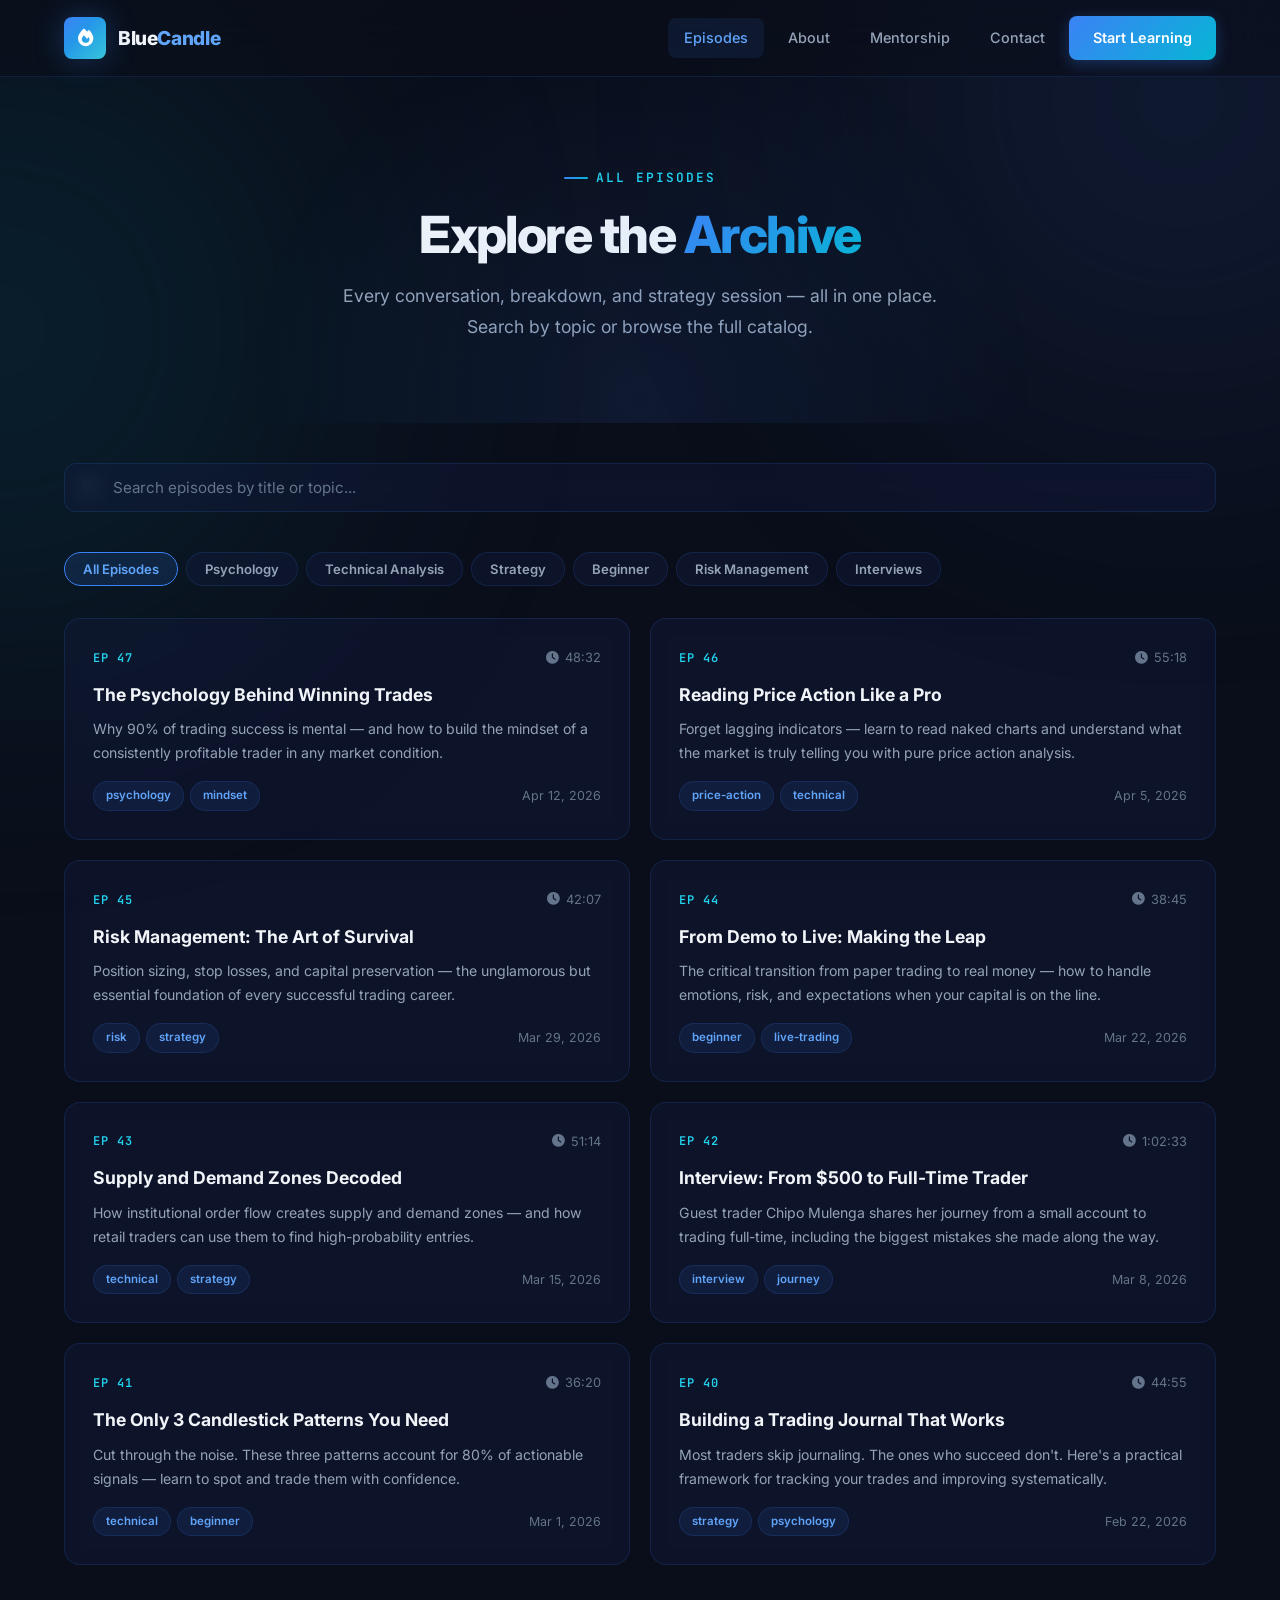
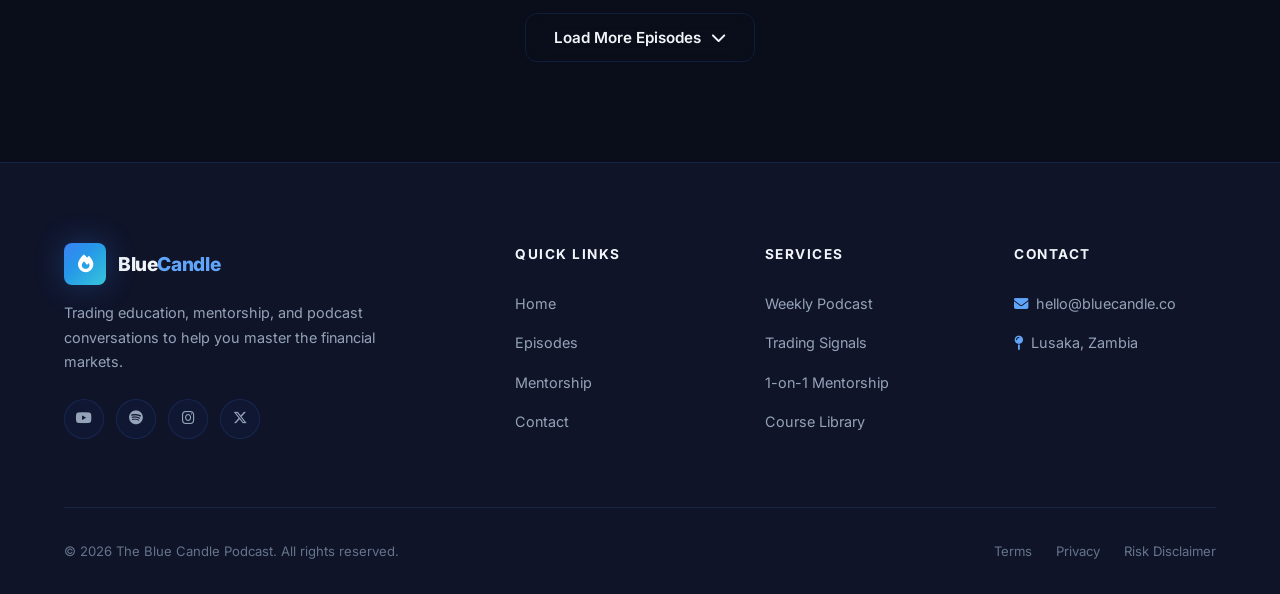
<file: episodes.html>
<!DOCTYPE html>
<html lang="en">
<head>
    <meta charset="UTF-8">
    <meta name="viewport" content="width=device-width, initial-scale=1.0">
    <title>All Episodes | The Blue Candle Podcast</title>
    <meta name="description" content="Browse all episodes of The Blue Candle Podcast — expert trading conversations, market analysis, and mentorship insights.">
    <link rel="preconnect" href="https://fonts.googleapis.com">
    <link rel="preconnect" href="https://fonts.gstatic.com" crossorigin>
    <link href="https://fonts.googleapis.com/css2?family=Inter:wght@300;400;500;600;700;800;900&family=JetBrains+Mono:wght@400;600&display=swap" rel="stylesheet">
    <link rel="stylesheet" href="https://cdnjs.cloudflare.com/ajax/libs/font-awesome/6.5.0/css/all.min.css">
    <link rel="stylesheet" href="styles.css">
    <style>
        /* ===== Episodes Page Specific ===== */
        .search-bar {
            display: flex;
            gap: 12px;
            margin-bottom: 40px;
            flex-wrap: wrap;
        }

        .search-input-wrapper {
            flex: 1;
            min-width: 280px;
            position: relative;
        }

        .search-input-wrapper i {
            position: absolute;
            left: 18px;
            top: 50%;
            transform: translateY(-50%);
            color: var(--text-muted);
            font-size: 0.9rem;
        }

        .search-input-wrapper input {
            width: 100%;
            padding: 14px 18px 14px 48px;
            background: var(--bg-glass);
            border: 1px solid var(--border-glass);
            border-radius: var(--radius-md);
            color: var(--text-primary);
            font-size: 0.95rem;
            font-family: inherit;
            outline: none;
            transition: var(--transition);
            backdrop-filter: blur(10px);
        }

        .search-input-wrapper input::placeholder {
            color: var(--text-muted);
        }

        .search-input-wrapper input:focus {
            border-color: var(--blue-500);
            box-shadow: 0 0 0 3px rgba(59, 130, 246, 0.15);
        }

        .filter-tags {
            display: flex;
            gap: 8px;
            flex-wrap: wrap;
            margin-bottom: 32px;
        }

        .filter-tag {
            padding: 8px 18px;
            border-radius: 50px;
            background: var(--bg-glass);
            border: 1px solid var(--border-glass);
            color: var(--text-secondary);
            font-size: 0.82rem;
            font-weight: 600;
            cursor: pointer;
            transition: var(--transition);
            font-family: inherit;
        }

        .filter-tag:hover,
        .filter-tag.active {
            background: rgba(59, 130, 246, 0.15);
            border-color: var(--blue-500);
            color: var(--blue-400);
        }

        .episodes-grid {
            display: grid;
            grid-template-columns: repeat(2, 1fr);
            gap: 20px;
        }

        .ep-grid-card {
            background: var(--bg-glass);
            backdrop-filter: blur(10px);
            border: 1px solid var(--border-glass);
            border-radius: var(--radius-lg);
            padding: 28px;
            transition: var(--transition);
            cursor: pointer;
            text-decoration: none;
            color: inherit;
            display: block;
        }

        .ep-grid-card:hover {
            background: rgba(20, 30, 70, 0.5);
            border-color: rgba(59, 130, 246, 0.3);
            transform: translateY(-4px);
            box-shadow: var(--glow-blue);
        }

        .ep-grid-header {
            display: flex;
            justify-content: space-between;
            align-items: center;
            margin-bottom: 14px;
        }

        .ep-grid-header .ep-num {
            font-family: 'JetBrains Mono', monospace;
            font-size: 0.75rem;
            color: var(--cyan-400);
            font-weight: 600;
            letter-spacing: 1px;
        }

        .ep-grid-header .ep-dur {
            font-size: 0.8rem;
            color: var(--text-muted);
            display: flex;
            align-items: center;
            gap: 6px;
        }

        .ep-grid-card h3 {
            font-size: 1.1rem;
            font-weight: 700;
            margin-bottom: 10px;
            line-height: 1.4;
        }

        .ep-grid-card p {
            font-size: 0.88rem;
            color: var(--text-secondary);
            line-height: 1.7;
            margin-bottom: 16px;
            display: -webkit-box;
            -webkit-line-clamp: 3;
            -webkit-box-orient: vertical;
            overflow: hidden;
        }

        .ep-grid-footer {
            display: flex;
            justify-content: space-between;
            align-items: center;
        }

        .ep-grid-tags {
            display: flex;
            gap: 6px;
        }

        .ep-grid-date {
            font-size: 0.78rem;
            color: var(--text-muted);
        }

        .ep-grid-play {
            width: 40px;
            height: 40px;
            border-radius: 50%;
            background: var(--bg-glass);
            border: 1px solid var(--border-glass);
            color: var(--blue-400);
            display: flex;
            align-items: center;
            justify-content: center;
            font-size: 0.8rem;
            transition: var(--transition);
        }

        .ep-grid-card:hover .ep-grid-play {
            background: var(--accent-gradient);
            color: white;
            border-color: transparent;
        }

        .episodes-section {
            padding: 40px 0 100px;
            position: relative;
            z-index: 1;
        }

        .load-more {
            text-align: center;
            margin-top: 48px;
        }

        @media (max-width: 768px) {
            .episodes-grid { grid-template-columns: 1fr; }
        }
    </style>
</head>
<body>
    <div class="bg-glow bg-glow-1"></div>
    <div class="bg-glow bg-glow-2"></div>

    <!-- Header -->
    <header id="site-header">
        <div class="container header-inner">
            <a href="index.html" class="logo">
                <div class="logo-icon"><i class="fas fa-fire"></i></div>
                <span class="logo-text">Blue<span>Candle</span></span>
            </a>
            <nav id="desktop-nav">
                <a href="episodes.html" class="active-link">Episodes</a>
                <a href="index.html#about">About</a>
                <a href="pricing.html">Mentorship</a>
                <a href="contact.html">Contact</a>
                <a href="pricing.html" class="nav-cta">Start Learning</a>
            </nav>
            <button class="mobile-toggle" id="mobile-toggle" aria-label="Toggle menu"><i class="fas fa-bars"></i></button>
        </div>
    </header>

    <!-- Mobile Nav -->
    <div class="nav-overlay" id="nav-overlay">
        <button class="close-nav" id="close-nav" aria-label="Close menu"><i class="fas fa-times"></i></button>
        <nav>
            <a href="episodes.html" class="mobile-link">Episodes</a>
            <a href="index.html#about" class="mobile-link">About</a>
            <a href="pricing.html" class="mobile-link">Mentorship</a>
            <a href="contact.html" class="mobile-link">Contact</a>
            <a href="pricing.html" class="mobile-link nav-cta">Start Learning</a>
        </nav>
    </div>

    <!-- Page Hero -->
    <section class="page-hero">
        <div class="container">
            <span class="section-label">All Episodes</span>
            <h1 class="section-heading">Explore the <span class="gradient-text">Archive</span></h1>
            <p class="section-desc">Every conversation, breakdown, and strategy session — all in one place. Search by topic or browse the full catalog.</p>
        </div>
    </section>

    <!-- Episodes List -->
    <section class="episodes-section">
        <div class="container">
            <div class="search-bar reveal">
                <div class="search-input-wrapper">
                    <i class="fas fa-search"></i>
                    <input type="text" id="episode-search" placeholder="Search episodes by title or topic...">
                </div>
            </div>

            <div class="filter-tags reveal">
                <button class="filter-tag active" data-filter="all">All Episodes</button>
                <button class="filter-tag" data-filter="psychology">Psychology</button>
                <button class="filter-tag" data-filter="technical">Technical Analysis</button>
                <button class="filter-tag" data-filter="strategy">Strategy</button>
                <button class="filter-tag" data-filter="beginner">Beginner</button>
                <button class="filter-tag" data-filter="risk">Risk Management</button>
                <button class="filter-tag" data-filter="interview">Interviews</button>
            </div>

            <div class="episodes-grid" id="episodes-grid">
                <!-- Episodes populated by JS -->
            </div>

            <div class="load-more reveal">
                <button class="btn btn-outline" id="load-more-btn">
                    Load More Episodes <i class="fas fa-chevron-down"></i>
                </button>
            </div>
        </div>
    </section>

    <!-- Footer -->
    <footer>
        <div class="container">
            <div class="footer-grid">
                <div class="footer-brand">
                    <a href="index.html" class="logo" style="margin-bottom: 4px;">
                        <div class="logo-icon"><i class="fas fa-fire"></i></div>
                        <span class="logo-text">Blue<span>Candle</span></span>
                    </a>
                    <p>Trading education, mentorship, and podcast conversations to help you master the financial markets.</p>
                    <div class="footer-socials">
                        <a href="#" aria-label="YouTube"><i class="fab fa-youtube"></i></a>
                        <a href="#" aria-label="Spotify"><i class="fab fa-spotify"></i></a>
                        <a href="#" aria-label="Instagram"><i class="fab fa-instagram"></i></a>
                        <a href="#" aria-label="Twitter"><i class="fab fa-x-twitter"></i></a>
                    </div>
                </div>
                <div class="footer-col">
                    <h4>Quick Links</h4>
                    <ul>
                        <li><a href="index.html">Home</a></li>
                        <li><a href="episodes.html">Episodes</a></li>
                        <li><a href="pricing.html">Mentorship</a></li>
                        <li><a href="contact.html">Contact</a></li>
                    </ul>
                </div>
                <div class="footer-col">
                    <h4>Services</h4>
                    <ul>
                        <li><a href="#">Weekly Podcast</a></li>
                        <li><a href="#">Trading Signals</a></li>
                        <li><a href="#">1-on-1 Mentorship</a></li>
                        <li><a href="#">Course Library</a></li>
                    </ul>
                </div>
                <div class="footer-col">
                    <h4>Contact</h4>
                    <ul>
                        <li><a href="contact.html"><i class="fas fa-envelope" style="margin-right:8px;color:var(--blue-400)"></i>hello@bluecandle.co</a></li>
                        <li><a href="#"><i class="fas fa-map-pin" style="margin-right:8px;color:var(--blue-400)"></i>Lusaka, Zambia</a></li>
                    </ul>
                </div>
            </div>
            <div class="footer-bottom">
                <p>&copy; 2026 The Blue Candle Podcast. All rights reserved.</p>
                <div class="footer-bottom-links">
                    <a href="#">Terms</a>
                    <a href="#">Privacy</a>
                    <a href="#">Risk Disclaimer</a>
                </div>
            </div>
        </div>
    </footer>

    <script src="data.js"></script>
    <script src="shared.js"></script>
    <script>

        let visibleCount = 8;
        let activeFilter = 'all';
        let searchTerm = '';

        function renderEpisodes() {
            const grid = document.getElementById('episodes-grid');
            const filtered = episodes.filter(ep => {
                const matchFilter = activeFilter === 'all' || ep.filter === activeFilter || ep.tags.includes(activeFilter);
                const matchSearch = ep.title.toLowerCase().includes(searchTerm) || ep.desc.toLowerCase().includes(searchTerm) || ep.tags.some(t => t.includes(searchTerm));
                return matchFilter && matchSearch;
            });
            const visible = filtered.slice(0, visibleCount);
            grid.innerHTML = visible.map((ep, i) => `
                <a href="episode.html?ep=${ep.num}" class="ep-grid-card reveal ${i < 4 ? 'visible' : ''}" style="animation-delay:${i * 0.05}s">
                    <div class="ep-grid-header">
                        <span class="ep-num">EP ${ep.num}</span>
                        <span class="ep-dur"><i class="fas fa-clock"></i> ${ep.duration}</span>
                    </div>
                    <h3>${ep.title}</h3>
                    <p>${ep.desc}</p>
                    <div class="ep-grid-footer">
                        <div class="ep-grid-tags">${ep.tags.map(t => `<span class="ep-tag">${t}</span>`).join('')}</div>
                        <span class="ep-grid-date">${ep.date}</span>
                    </div>
                </a>
            `).join('');
            document.getElementById('load-more-btn').style.display = visibleCount >= filtered.length ? 'none' : '';
            // Re-observe new elements
            grid.querySelectorAll('.reveal:not(.visible)').forEach(el => revealObserver.observe(el));
        }

        // Filter tags
        document.querySelectorAll('.filter-tag').forEach(tag => {
            tag.addEventListener('click', () => {
                document.querySelectorAll('.filter-tag').forEach(t => t.classList.remove('active'));
                tag.classList.add('active');
                activeFilter = tag.dataset.filter;
                visibleCount = 8;
                renderEpisodes();
            });
        });

        // Search
        document.getElementById('episode-search').addEventListener('input', (e) => {
            searchTerm = e.target.value.toLowerCase();
            visibleCount = 8;
            renderEpisodes();
        });

        // Load more
        document.getElementById('load-more-btn').addEventListener('click', () => {
            visibleCount += 4;
            renderEpisodes();
        });

        renderEpisodes();
    </script>
</body>
</html>
</file>
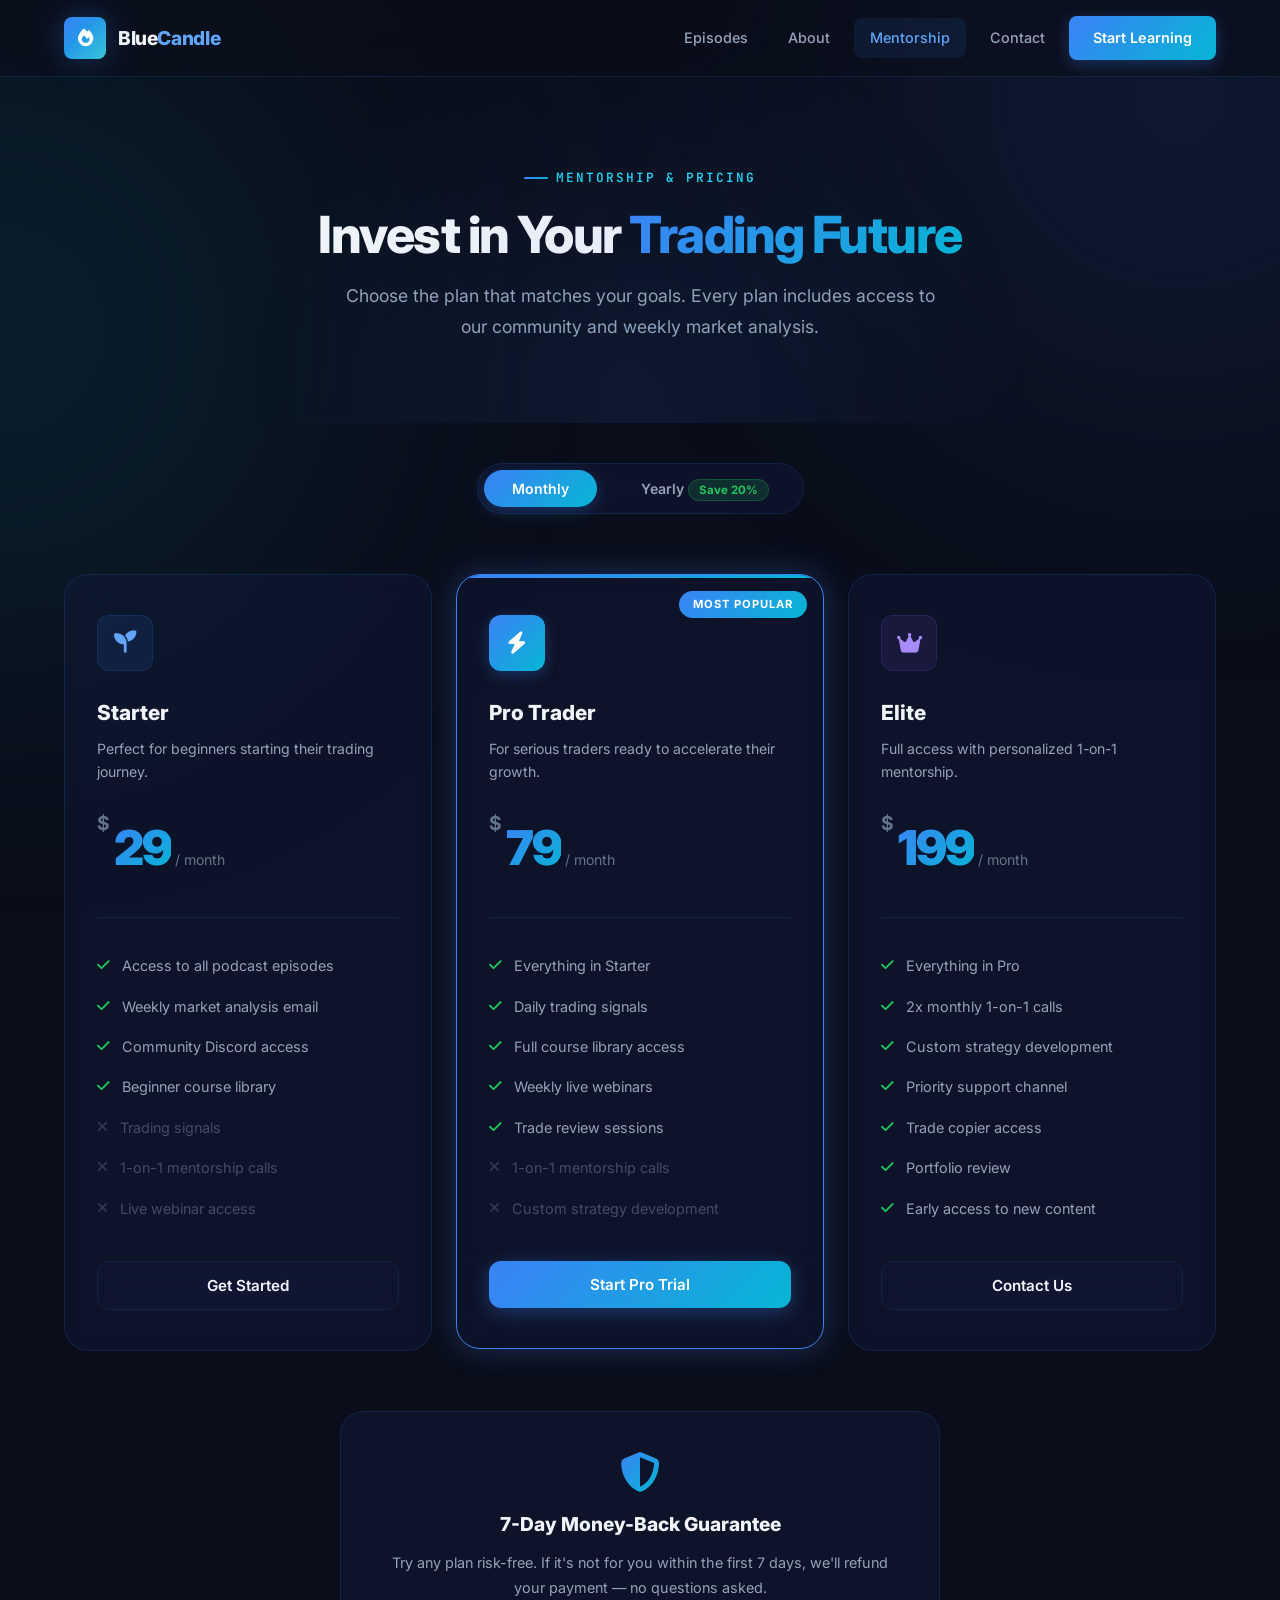
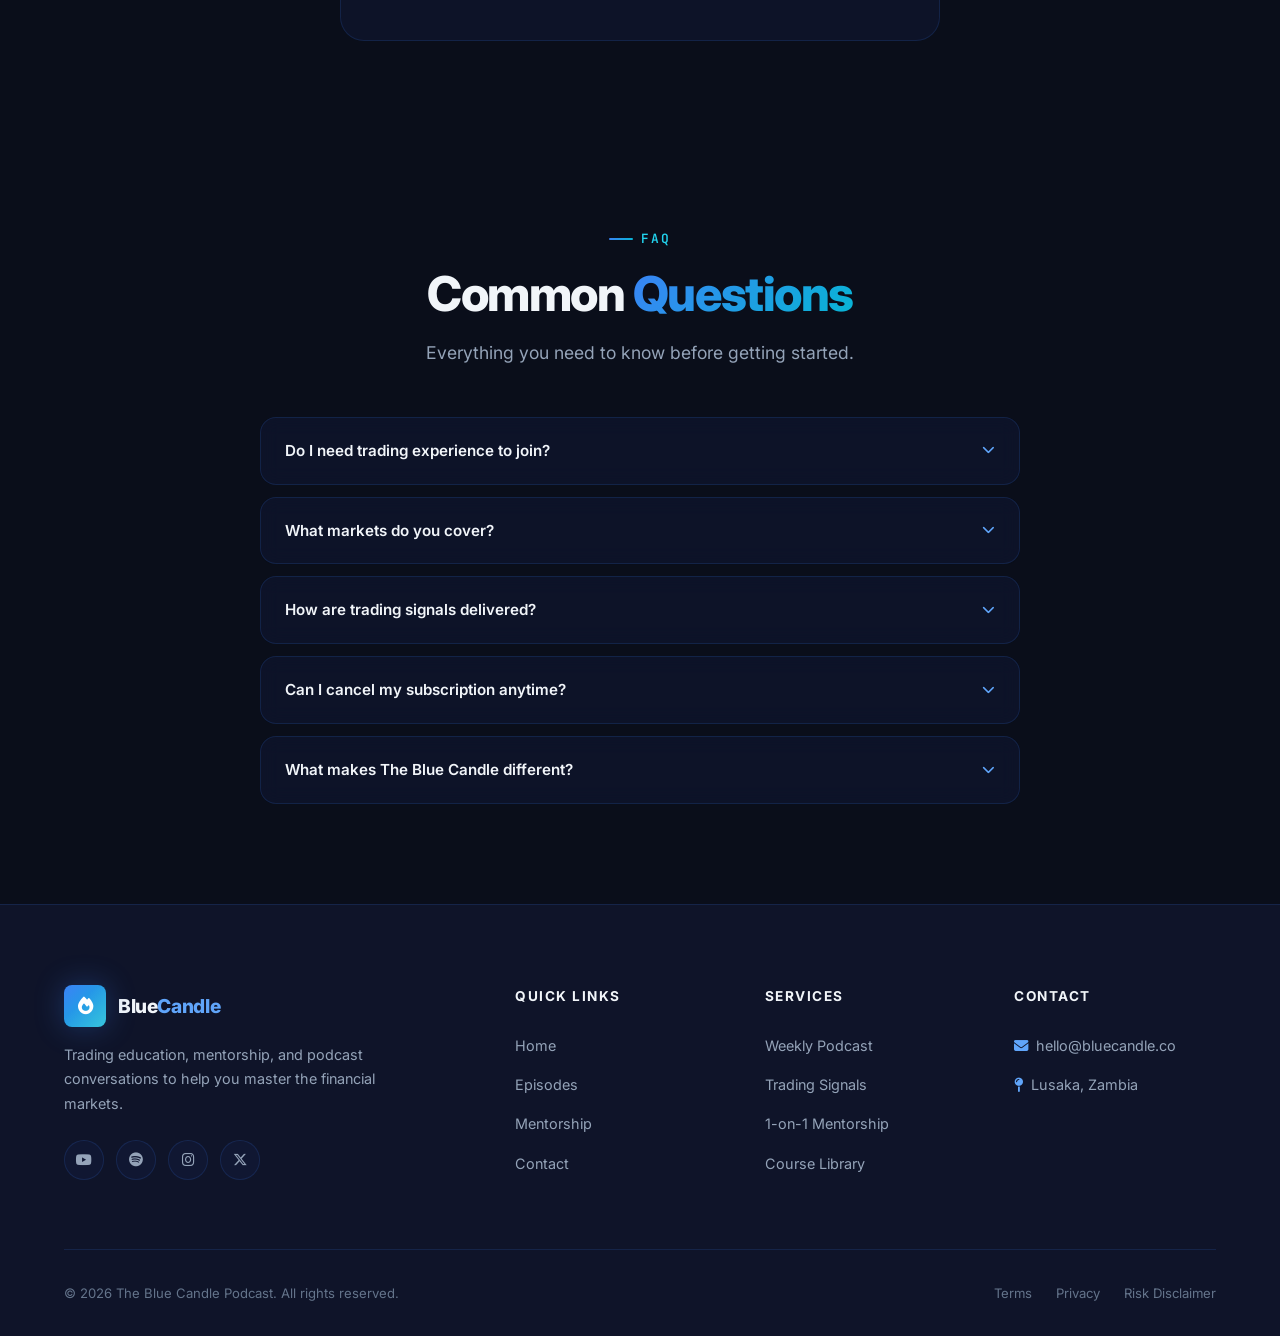
<file: pricing.html>
<!DOCTYPE html>
<html lang="en">
<head>
    <meta charset="UTF-8">
    <meta name="viewport" content="width=device-width, initial-scale=1.0">
    <title>Mentorship & Pricing | The Blue Candle Podcast</title>
    <meta name="description" content="Join The Blue Candle mentorship program — choose the plan that fits your trading journey.">
    <link rel="preconnect" href="https://fonts.googleapis.com">
    <link rel="preconnect" href="https://fonts.gstatic.com" crossorigin>
    <link href="https://fonts.googleapis.com/css2?family=Inter:wght@300;400;500;600;700;800;900&family=JetBrains+Mono:wght@400;600&display=swap" rel="stylesheet">
    <link rel="stylesheet" href="https://cdnjs.cloudflare.com/ajax/libs/font-awesome/6.5.0/css/all.min.css">
    <link rel="stylesheet" href="styles.css">
    <style>
        .pricing-section {
            padding: 40px 0 100px;
            position: relative;
            z-index: 1;
        }

        .pricing-toggle {
            display: flex;
            justify-content: center;
            margin-bottom: 60px;
        }

        .toggle-wrapper {
            display: flex;
            align-items: center;
            gap: 16px;
            background: var(--bg-glass);
            border: 1px solid var(--border-glass);
            padding: 6px;
            border-radius: 50px;
            backdrop-filter: blur(10px);
        }

        .toggle-option {
            padding: 10px 28px;
            border-radius: 50px;
            font-size: 0.88rem;
            font-weight: 600;
            cursor: pointer;
            transition: var(--transition);
            color: var(--text-secondary);
            border: none;
            background: none;
            font-family: inherit;
        }

        .toggle-option.active {
            background: var(--accent-gradient);
            color: white;
            box-shadow: 0 4px 15px rgba(59, 130, 246, 0.3);
        }

        .save-badge {
            font-size: 0.72rem;
            font-weight: 700;
            padding: 3px 10px;
            border-radius: 50px;
            background: rgba(34, 197, 94, 0.15);
            color: #22c55e;
            border: 1px solid rgba(34, 197, 94, 0.25);
        }

        .pricing-grid {
            display: grid;
            grid-template-columns: repeat(3, 1fr);
            gap: 24px;
            align-items: start;
        }

        .pricing-card {
            position: relative;
            background: var(--bg-glass);
            backdrop-filter: blur(10px);
            border: 1px solid var(--border-glass);
            border-radius: var(--radius-xl);
            padding: 40px 32px;
            transition: var(--transition);
            overflow: hidden;
        }

        .pricing-card:hover {
            transform: translateY(-6px);
            box-shadow: var(--glow-blue);
        }

        .pricing-card.featured {
            border-color: var(--blue-500);
            box-shadow: var(--glow-blue);
        }

        .pricing-card.featured::before {
            content: '';
            position: absolute;
            top: 0;
            left: 0;
            right: 0;
            height: 3px;
            background: var(--accent-gradient);
        }

        .popular-badge {
            position: absolute;
            top: 16px;
            right: 16px;
            font-size: 0.7rem;
            font-weight: 700;
            padding: 4px 14px;
            border-radius: 50px;
            background: var(--accent-gradient);
            color: white;
            text-transform: uppercase;
            letter-spacing: 1px;
        }

        .pricing-card .plan-icon {
            width: 56px;
            height: 56px;
            border-radius: var(--radius-md);
            display: flex;
            align-items: center;
            justify-content: center;
            font-size: 1.4rem;
            margin-bottom: 24px;
            transition: var(--transition);
        }

        .plan-icon.starter {
            background: rgba(59, 130, 246, 0.1);
            color: var(--blue-400);
            border: 1px solid rgba(59, 130, 246, 0.15);
        }

        .plan-icon.pro {
            background: var(--accent-gradient);
            color: white;
            box-shadow: 0 4px 15px rgba(59, 130, 246, 0.3);
        }

        .plan-icon.elite {
            background: rgba(139, 92, 246, 0.1);
            color: #a78bfa;
            border: 1px solid rgba(139, 92, 246, 0.15);
        }

        .pricing-card h3 {
            font-size: 1.3rem;
            font-weight: 800;
            margin-bottom: 8px;
        }

        .pricing-card .plan-desc {
            font-size: 0.88rem;
            color: var(--text-secondary);
            margin-bottom: 24px;
            line-height: 1.6;
        }

        .plan-price {
            margin-bottom: 28px;
            padding-bottom: 28px;
            border-bottom: 1px solid var(--border-glass);
        }

        .plan-price .amount {
            font-size: 3rem;
            font-weight: 900;
            letter-spacing: -0.04em;
            background: var(--accent-gradient);
            -webkit-background-clip: text;
            background-clip: text;
            color: transparent;
        }

        .plan-price .currency {
            font-size: 1.2rem;
            font-weight: 700;
            color: var(--text-muted);
            vertical-align: top;
            margin-right: 4px;
        }

        .plan-price .period {
            font-size: 0.88rem;
            color: var(--text-muted);
        }

        .plan-features {
            list-style: none;
            margin-bottom: 32px;
        }

        .plan-features li {
            display: flex;
            align-items: flex-start;
            gap: 12px;
            padding: 8px 0;
            font-size: 0.9rem;
            color: var(--text-secondary);
        }

        .plan-features li i {
            color: #22c55e;
            margin-top: 4px;
            flex-shrink: 0;
        }

        .plan-features li.disabled {
            opacity: 0.4;
        }

        .plan-features li.disabled i {
            color: var(--text-muted);
        }

        .plan-btn {
            width: 100%;
            justify-content: center;
        }

        .plan-btn-featured {
            background: var(--accent-gradient);
            color: white;
            box-shadow: 0 4px 20px rgba(59, 130, 246, 0.35);
        }

        .plan-btn-featured:hover {
            box-shadow: 0 8px 30px rgba(59, 130, 246, 0.5);
        }

        /* FAQ Section */
        .faq-section {
            padding: 80px 0 100px;
            position: relative;
            z-index: 1;
        }

        .faq-header {
            text-align: center;
            margin-bottom: 48px;
        }

        .faq-header .section-desc {
            margin: 0 auto;
        }

        .faq-list {
            max-width: 760px;
            margin: 0 auto;
            display: flex;
            flex-direction: column;
            gap: 12px;
        }

        .faq-item {
            background: var(--bg-glass);
            backdrop-filter: blur(10px);
            border: 1px solid var(--border-glass);
            border-radius: var(--radius-lg);
            overflow: hidden;
            transition: var(--transition);
        }

        .faq-item:hover {
            border-color: rgba(59, 130, 246, 0.25);
        }

        .faq-question {
            display: flex;
            justify-content: space-between;
            align-items: center;
            padding: 20px 24px;
            cursor: pointer;
            font-weight: 600;
            font-size: 0.95rem;
            user-select: none;
        }

        .faq-question i {
            color: var(--blue-400);
            font-size: 0.8rem;
            transition: transform 0.3s ease;
        }

        .faq-item.open .faq-question i {
            transform: rotate(180deg);
        }

        .faq-answer {
            max-height: 0;
            overflow: hidden;
            transition: max-height 0.4s ease, padding 0.3s ease;
        }

        .faq-item.open .faq-answer {
            max-height: 300px;
        }

        .faq-answer-inner {
            padding: 0 24px 20px;
            color: var(--text-secondary);
            font-size: 0.9rem;
            line-height: 1.8;
        }

        /* Guarantee */
        .guarantee {
            text-align: center;
            margin-top: 60px;
            padding: 40px;
            background: var(--bg-glass);
            border: 1px solid var(--border-glass);
            border-radius: var(--radius-xl);
            max-width: 600px;
            margin-left: auto;
            margin-right: auto;
        }

        .guarantee i {
            font-size: 2.5rem;
            background: var(--accent-gradient);
            -webkit-background-clip: text;
            background-clip: text;
            color: transparent;
            margin-bottom: 16px;
        }

        .guarantee h3 {
            font-size: 1.2rem;
            font-weight: 800;
            margin-bottom: 10px;
        }

        .guarantee p {
            font-size: 0.9rem;
            color: var(--text-secondary);
            line-height: 1.7;
        }

        @media (max-width: 1024px) {
            .pricing-grid { grid-template-columns: 1fr; max-width: 480px; margin: 0 auto; }
        }
    </style>
</head>
<body>
    <div class="bg-glow bg-glow-1"></div>
    <div class="bg-glow bg-glow-2"></div>

    <!-- Header -->
    <header id="site-header">
        <div class="container header-inner">
            <a href="index.html" class="logo">
                <div class="logo-icon"><i class="fas fa-fire"></i></div>
                <span class="logo-text">Blue<span>Candle</span></span>
            </a>
            <nav id="desktop-nav">
                <a href="episodes.html">Episodes</a>
                <a href="index.html#about">About</a>
                <a href="pricing.html" class="active-link">Mentorship</a>
                <a href="contact.html">Contact</a>
                <a href="pricing.html" class="nav-cta">Start Learning</a>
            </nav>
            <button class="mobile-toggle" id="mobile-toggle" aria-label="Toggle menu"><i class="fas fa-bars"></i></button>
        </div>
    </header>

    <div class="nav-overlay" id="nav-overlay">
        <button class="close-nav" id="close-nav" aria-label="Close menu"><i class="fas fa-times"></i></button>
        <nav>
            <a href="episodes.html" class="mobile-link">Episodes</a>
            <a href="index.html#about" class="mobile-link">About</a>
            <a href="pricing.html" class="mobile-link">Mentorship</a>
            <a href="contact.html" class="mobile-link">Contact</a>
        </nav>
    </div>

    <!-- Page Hero -->
    <section class="page-hero">
        <div class="container">
            <span class="section-label">Mentorship & Pricing</span>
            <h1 class="section-heading">Invest in Your <span class="gradient-text">Trading Future</span></h1>
            <p class="section-desc">Choose the plan that matches your goals. Every plan includes access to our community and weekly market analysis.</p>
        </div>
    </section>

    <!-- Pricing -->
    <section class="pricing-section">
        <div class="container">
            <div class="pricing-toggle reveal">
                <div class="toggle-wrapper">
                    <button class="toggle-option active" data-period="monthly">Monthly</button>
                    <button class="toggle-option" data-period="yearly">Yearly <span class="save-badge">Save 20%</span></button>
                </div>
            </div>

            <div class="pricing-grid">
                <!-- Starter -->
                <div class="pricing-card reveal">
                    <div class="plan-icon starter"><i class="fas fa-seedling"></i></div>
                    <h3>Starter</h3>
                    <p class="plan-desc">Perfect for beginners starting their trading journey.</p>
                    <div class="plan-price">
                        <span class="currency">$</span><span class="amount" data-monthly="29" data-yearly="23">29</span>
                        <span class="period">/ month</span>
                    </div>
                    <ul class="plan-features">
                        <li><i class="fas fa-check"></i> Access to all podcast episodes</li>
                        <li><i class="fas fa-check"></i> Weekly market analysis email</li>
                        <li><i class="fas fa-check"></i> Community Discord access</li>
                        <li><i class="fas fa-check"></i> Beginner course library</li>
                        <li class="disabled"><i class="fas fa-xmark"></i> Trading signals</li>
                        <li class="disabled"><i class="fas fa-xmark"></i> 1-on-1 mentorship calls</li>
                        <li class="disabled"><i class="fas fa-xmark"></i> Live webinar access</li>
                    </ul>
                    <button class="btn btn-outline plan-btn">Get Started</button>
                </div>

                <!-- Pro (Featured) -->
                <div class="pricing-card featured reveal reveal-delay-1">
                    <span class="popular-badge">Most Popular</span>
                    <div class="plan-icon pro"><i class="fas fa-bolt"></i></div>
                    <h3>Pro Trader</h3>
                    <p class="plan-desc">For serious traders ready to accelerate their growth.</p>
                    <div class="plan-price">
                        <span class="currency">$</span><span class="amount" data-monthly="79" data-yearly="63">79</span>
                        <span class="period">/ month</span>
                    </div>
                    <ul class="plan-features">
                        <li><i class="fas fa-check"></i> Everything in Starter</li>
                        <li><i class="fas fa-check"></i> Daily trading signals</li>
                        <li><i class="fas fa-check"></i> Full course library access</li>
                        <li><i class="fas fa-check"></i> Weekly live webinars</li>
                        <li><i class="fas fa-check"></i> Trade review sessions</li>
                        <li class="disabled"><i class="fas fa-xmark"></i> 1-on-1 mentorship calls</li>
                        <li class="disabled"><i class="fas fa-xmark"></i> Custom strategy development</li>
                    </ul>
                    <button class="btn plan-btn plan-btn-featured">Start Pro Trial</button>
                </div>

                <!-- Elite -->
                <div class="pricing-card reveal reveal-delay-2">
                    <div class="plan-icon elite"><i class="fas fa-crown"></i></div>
                    <h3>Elite</h3>
                    <p class="plan-desc">Full access with personalized 1-on-1 mentorship.</p>
                    <div class="plan-price">
                        <span class="currency">$</span><span class="amount" data-monthly="199" data-yearly="159">199</span>
                        <span class="period">/ month</span>
                    </div>
                    <ul class="plan-features">
                        <li><i class="fas fa-check"></i> Everything in Pro</li>
                        <li><i class="fas fa-check"></i> 2x monthly 1-on-1 calls</li>
                        <li><i class="fas fa-check"></i> Custom strategy development</li>
                        <li><i class="fas fa-check"></i> Priority support channel</li>
                        <li><i class="fas fa-check"></i> Trade copier access</li>
                        <li><i class="fas fa-check"></i> Portfolio review</li>
                        <li><i class="fas fa-check"></i> Early access to new content</li>
                    </ul>
                    <button class="btn btn-outline plan-btn">Contact Us</button>
                </div>
            </div>

            <div class="guarantee reveal">
                <i class="fas fa-shield-halved"></i>
                <h3>7-Day Money-Back Guarantee</h3>
                <p>Try any plan risk-free. If it's not for you within the first 7 days, we'll refund your payment — no questions asked.</p>
            </div>
        </div>
    </section>

    <!-- FAQ -->
    <section class="faq-section">
        <div class="container">
            <div class="faq-header">
                <span class="section-label">FAQ</span>
                <h2 class="section-heading">Common <span class="gradient-text">Questions</span></h2>
                <p class="section-desc">Everything you need to know before getting started.</p>
            </div>

            <div class="faq-list">
                <div class="faq-item reveal">
                    <div class="faq-question">
                        <span>Do I need trading experience to join?</span>
                        <i class="fas fa-chevron-down"></i>
                    </div>
                    <div class="faq-answer">
                        <div class="faq-answer-inner">Not at all! Our Starter plan is designed specifically for beginners. We'll teach you everything from the basics of chart reading to building your first strategy. Many of our most successful students started with zero experience.</div>
                    </div>
                </div>
                <div class="faq-item reveal reveal-delay-1">
                    <div class="faq-question">
                        <span>What markets do you cover?</span>
                        <i class="fas fa-chevron-down"></i>
                    </div>
                    <div class="faq-answer">
                        <div class="faq-answer-inner">We primarily focus on Forex pairs, but our strategies and analysis also cover gold (XAU/USD), major indices, and select cryptocurrencies. Our methodology works across all liquid markets.</div>
                    </div>
                </div>
                <div class="faq-item reveal reveal-delay-2">
                    <div class="faq-question">
                        <span>How are trading signals delivered?</span>
                        <i class="fas fa-chevron-down"></i>
                    </div>
                    <div class="faq-answer">
                        <div class="faq-answer-inner">Signals are delivered via our private Discord channel and Telegram group in real time. Each signal includes the entry price, stop loss, and take profit levels with a clear risk-reward breakdown and trade rationale.</div>
                    </div>
                </div>
                <div class="faq-item reveal reveal-delay-3">
                    <div class="faq-question">
                        <span>Can I cancel my subscription anytime?</span>
                        <i class="fas fa-chevron-down"></i>
                    </div>
                    <div class="faq-answer">
                        <div class="faq-answer-inner">Yes! There are no long-term contracts. You can cancel anytime from your account dashboard. If you cancel within the first 7 days, you'll receive a full refund as part of our money-back guarantee.</div>
                    </div>
                </div>
                <div class="faq-item reveal reveal-delay-4">
                    <div class="faq-question">
                        <span>What makes The Blue Candle different?</span>
                        <i class="fas fa-chevron-down"></i>
                    </div>
                    <div class="faq-answer">
                        <div class="faq-answer-inner">We focus on education first, not just signals. Our approach combines technical analysis with trading psychology and risk management. We don't promise overnight riches — we teach you how to build a sustainable, long-term trading career.</div>
                    </div>
                </div>
            </div>
        </div>
    </section>

    <!-- Footer -->
    <footer>
        <div class="container">
            <div class="footer-grid">
                <div class="footer-brand">
                    <a href="index.html" class="logo" style="margin-bottom:4px;">
                        <div class="logo-icon"><i class="fas fa-fire"></i></div>
                        <span class="logo-text">Blue<span>Candle</span></span>
                    </a>
                    <p>Trading education, mentorship, and podcast conversations to help you master the financial markets.</p>
                    <div class="footer-socials">
                        <a href="#"><i class="fab fa-youtube"></i></a>
                        <a href="#"><i class="fab fa-spotify"></i></a>
                        <a href="#"><i class="fab fa-instagram"></i></a>
                        <a href="#"><i class="fab fa-x-twitter"></i></a>
                    </div>
                </div>
                <div class="footer-col"><h4>Quick Links</h4><ul><li><a href="index.html">Home</a></li><li><a href="episodes.html">Episodes</a></li><li><a href="pricing.html">Mentorship</a></li><li><a href="contact.html">Contact</a></li></ul></div>
                <div class="footer-col"><h4>Services</h4><ul><li><a href="#">Weekly Podcast</a></li><li><a href="#">Trading Signals</a></li><li><a href="#">1-on-1 Mentorship</a></li><li><a href="#">Course Library</a></li></ul></div>
                <div class="footer-col"><h4>Contact</h4><ul><li><a href="contact.html"><i class="fas fa-envelope" style="margin-right:8px;color:var(--blue-400)"></i>hello@bluecandle.co</a></li><li><a href="#"><i class="fas fa-map-pin" style="margin-right:8px;color:var(--blue-400)"></i>Lusaka, Zambia</a></li></ul></div>
            </div>
            <div class="footer-bottom">
                <p>&copy; 2026 The Blue Candle Podcast. All rights reserved.</p>
                <div class="footer-bottom-links"><a href="#">Terms</a><a href="#">Privacy</a><a href="#">Risk Disclaimer</a></div>
            </div>
        </div>
    </footer>

    <script src="shared.js"></script>
    <script>
        // Pricing toggle
        document.querySelectorAll('.toggle-option').forEach(btn => {
            btn.addEventListener('click', () => {
                document.querySelectorAll('.toggle-option').forEach(b => b.classList.remove('active'));
                btn.classList.add('active');
                const period = btn.dataset.period;
                document.querySelectorAll('.amount').forEach(el => {
                    el.textContent = el.dataset[period];
                });
            });
        });

        // FAQ accordion
        document.querySelectorAll('.faq-question').forEach(q => {
            q.addEventListener('click', () => {
                const item = q.parentElement;
                const wasOpen = item.classList.contains('open');
                document.querySelectorAll('.faq-item').forEach(i => i.classList.remove('open'));
                if (!wasOpen) item.classList.add('open');
            });
        });
    </script>
</body>
</html>
</file>
<file: styles.css>
/* ===== CSS Custom Properties ===== */
:root {
    --bg-primary: #0a0e1a;
    --bg-secondary: #0f1429;
    --bg-card: rgba(15, 20, 45, 0.7);
    --bg-glass: rgba(20, 30, 70, 0.35);
    --border-glass: rgba(59, 130, 246, 0.15);
    --blue-500: #3b82f6;
    --blue-400: #60a5fa;
    --blue-300: #93c5fd;
    --blue-600: #2563eb;
    --blue-700: #1d4ed8;
    --cyan-400: #22d3ee;
    --cyan-500: #06b6d4;
    --text-primary: #f1f5f9;
    --text-secondary: #94a3b8;
    --text-muted: #64748b;
    --accent-gradient: linear-gradient(135deg, #3b82f6, #06b6d4);
    --glow-blue: 0 0 30px rgba(59, 130, 246, 0.3);
    --glow-cyan: 0 0 30px rgba(6, 182, 212, 0.2);
    --radius-sm: 8px;
    --radius-md: 12px;
    --radius-lg: 16px;
    --radius-xl: 24px;
    --transition: all 0.3s cubic-bezier(0.4, 0, 0.2, 1);
}

/* ===== Reset & Base ===== */
*, *::before, *::after {
    margin: 0;
    padding: 0;
    box-sizing: border-box;
}

html {
    scroll-behavior: smooth;
    scroll-padding-top: 80px;
}

body {
    font-family: 'Inter', -apple-system, BlinkMacSystemFont, sans-serif;
    background-color: var(--bg-primary);
    color: var(--text-primary);
    line-height: 1.7;
    overflow-x: hidden;
    -webkit-font-smoothing: antialiased;
}

/* ===== Utility ===== */
.container {
    width: 100%;
    max-width: 1200px;
    margin: 0 auto;
    padding: 0 24px;
}

.section-label {
    display: inline-flex;
    align-items: center;
    gap: 8px;
    font-family: 'JetBrains Mono', monospace;
    font-size: 0.8rem;
    font-weight: 600;
    letter-spacing: 2px;
    text-transform: uppercase;
    color: var(--cyan-400);
    margin-bottom: 16px;
}

.section-label::before {
    content: '';
    width: 24px;
    height: 2px;
    background: var(--accent-gradient);
    border-radius: 2px;
}

.section-heading {
    font-size: clamp(2rem, 5vw, 3rem);
    font-weight: 800;
    line-height: 1.15;
    letter-spacing: -0.03em;
    margin-bottom: 16px;
}

.gradient-text {
    background: var(--accent-gradient);
    -webkit-background-clip: text;
    background-clip: text;
    color: transparent;
}

.section-desc {
    font-size: 1.1rem;
    color: var(--text-secondary);
    max-width: 600px;
    line-height: 1.8;
}

/* ===== Ambient Background Effects ===== */
.bg-glow {
    position: fixed;
    width: 600px;
    height: 600px;
    border-radius: 50%;
    filter: blur(150px);
    opacity: 0.12;
    pointer-events: none;
    z-index: 0;
}

.bg-glow-1 {
    top: -200px;
    right: -200px;
    background: var(--blue-500);
}

.bg-glow-2 {
    bottom: 30%;
    left: -300px;
    background: var(--cyan-500);
}

.bg-glow-3 {
    bottom: -200px;
    right: 10%;
    background: var(--blue-700);
}

/* ===== Header ===== */
header {
    position: fixed;
    top: 0;
    left: 0;
    right: 0;
    z-index: 1000;
    padding: 16px 0;
    background: rgba(10, 14, 26, 0.6);
    backdrop-filter: blur(20px);
    -webkit-backdrop-filter: blur(20px);
    border-bottom: 1px solid var(--border-glass);
    transition: var(--transition);
}

header.scrolled {
    background: rgba(10, 14, 26, 0.92);
    box-shadow: 0 4px 30px rgba(0, 0, 0, 0.3);
}

.header-inner {
    display: flex;
    align-items: center;
    justify-content: space-between;
}

.logo {
    display: flex;
    align-items: center;
    gap: 12px;
    text-decoration: none;
}

.logo-icon {
    width: 42px;
    height: 42px;
    background: var(--accent-gradient);
    border-radius: var(--radius-sm);
    display: flex;
    align-items: center;
    justify-content: center;
    font-size: 1.1rem;
    color: white;
    box-shadow: var(--glow-blue);
    position: relative;
    overflow: hidden;
}

.logo-icon::after {
    content: '';
    position: absolute;
    inset: 0;
    background: linear-gradient(135deg, transparent 40%, rgba(255,255,255,0.2));
}

.logo-text {
    font-weight: 800;
    font-size: 1.2rem;
    color: var(--text-primary);
    letter-spacing: -0.02em;
}

.logo-text span {
    color: var(--blue-400);
}

nav#desktop-nav {
    display: flex;
    align-items: center;
    gap: 8px;
}

nav a {
    color: var(--text-secondary);
    text-decoration: none;
    font-size: 0.9rem;
    font-weight: 500;
    padding: 8px 16px;
    border-radius: var(--radius-sm);
    transition: var(--transition);
}

nav a:hover {
    color: var(--text-primary);
    background: var(--bg-glass);
}

nav a.active-link {
    color: var(--blue-400);
    background: rgba(59, 130, 246, 0.1);
}

.nav-cta {
    background: var(--accent-gradient) !important;
    color: white !important;
    font-weight: 600 !important;
    padding: 10px 24px !important;
    box-shadow: 0 4px 15px rgba(59, 130, 246, 0.3);
}

.nav-cta:hover {
    transform: translateY(-2px);
    box-shadow: 0 6px 25px rgba(59, 130, 246, 0.4) !important;
}

.mobile-toggle {
    display: none;
    background: none;
    border: none;
    color: var(--text-primary);
    font-size: 1.5rem;
    cursor: pointer;
    padding: 8px;
}

/* ===== Buttons ===== */
.btn {
    display: inline-flex;
    align-items: center;
    gap: 10px;
    padding: 14px 28px;
    border-radius: var(--radius-md);
    font-size: 0.95rem;
    font-weight: 600;
    text-decoration: none;
    cursor: pointer;
    border: none;
    transition: var(--transition);
    font-family: inherit;
}

.btn-primary {
    background: var(--accent-gradient);
    color: white;
    box-shadow: 0 4px 20px rgba(59, 130, 246, 0.35);
}

.btn-primary:hover {
    transform: translateY(-3px);
    box-shadow: 0 8px 30px rgba(59, 130, 246, 0.5);
}

.btn-outline {
    background: transparent;
    color: var(--text-primary);
    border: 1px solid var(--border-glass);
    backdrop-filter: blur(10px);
}

.btn-outline:hover {
    background: var(--bg-glass);
    border-color: var(--blue-500);
    transform: translateY(-3px);
}

.btn-sm {
    padding: 10px 20px;
    font-size: 0.85rem;
}

/* ===== Page Hero (reusable across sub-pages) ===== */
.page-hero {
    position: relative;
    padding: 160px 0 80px;
    text-align: center;
    overflow: hidden;
    z-index: 1;
}

.page-hero::before {
    content: '';
    position: absolute;
    top: 0;
    left: 50%;
    transform: translateX(-50%);
    width: 800px;
    height: 800px;
    background: radial-gradient(circle, rgba(59, 130, 246, 0.1) 0%, transparent 70%);
    pointer-events: none;
}

.page-hero .section-heading {
    font-size: clamp(2.2rem, 5vw, 3.2rem);
}

.page-hero .section-desc {
    margin: 0 auto;
}

/* ===== Mobile Nav Overlay ===== */
.nav-overlay {
    position: fixed;
    inset: 0;
    background: rgba(10, 14, 26, 0.95);
    backdrop-filter: blur(20px);
    z-index: 999;
    display: flex;
    align-items: center;
    justify-content: center;
    opacity: 0;
    pointer-events: none;
    transition: opacity 0.3s ease;
}

.nav-overlay.active {
    opacity: 1;
    pointer-events: all;
}

.nav-overlay nav {
    display: flex;
    flex-direction: column;
    gap: 16px;
    text-align: center;
}

.nav-overlay nav a {
    font-size: 1.5rem;
    font-weight: 600;
    padding: 12px 32px;
}

.nav-overlay .close-nav {
    position: absolute;
    top: 24px;
    right: 24px;
    background: none;
    border: none;
    color: var(--text-primary);
    font-size: 2rem;
    cursor: pointer;
}

/* ===== Footer ===== */
footer {
    position: relative;
    z-index: 1;
    border-top: 1px solid var(--border-glass);
    padding: 80px 0 32px;
    background: var(--bg-secondary);
}

.footer-grid {
    display: grid;
    grid-template-columns: 2fr 1fr 1fr 1fr;
    gap: 48px;
    margin-bottom: 60px;
}

.footer-brand p {
    color: var(--text-secondary);
    font-size: 0.9rem;
    margin-top: 16px;
    line-height: 1.7;
    max-width: 320px;
}

.footer-socials {
    display: flex;
    gap: 12px;
    margin-top: 24px;
}

.footer-socials a {
    width: 40px;
    height: 40px;
    border-radius: 50%;
    background: var(--bg-glass);
    border: 1px solid var(--border-glass);
    display: flex;
    align-items: center;
    justify-content: center;
    color: var(--text-secondary);
    text-decoration: none;
    transition: var(--transition);
    font-size: 0.9rem;
}

.footer-socials a:hover {
    background: var(--accent-gradient);
    color: white;
    border-color: transparent;
    transform: translateY(-3px);
    box-shadow: 0 4px 15px rgba(59, 130, 246, 0.4);
}

.footer-col h4 {
    font-size: 0.85rem;
    font-weight: 700;
    text-transform: uppercase;
    letter-spacing: 1.5px;
    color: var(--text-primary);
    margin-bottom: 24px;
}

.footer-col ul {
    list-style: none;
}

.footer-col ul li {
    margin-bottom: 12px;
}

.footer-col ul li a {
    color: var(--text-secondary);
    text-decoration: none;
    font-size: 0.9rem;
    transition: var(--transition);
}

.footer-col ul li a:hover {
    color: var(--blue-400);
    padding-left: 4px;
}

.footer-bottom {
    display: flex;
    justify-content: space-between;
    align-items: center;
    padding-top: 32px;
    border-top: 1px solid var(--border-glass);
    flex-wrap: wrap;
    gap: 16px;
}

.footer-bottom p {
    color: var(--text-muted);
    font-size: 0.82rem;
}

.footer-bottom-links {
    display: flex;
    gap: 24px;
}

.footer-bottom-links a {
    color: var(--text-muted);
    text-decoration: none;
    font-size: 0.82rem;
    transition: var(--transition);
}

.footer-bottom-links a:hover {
    color: var(--blue-400);
}

/* ===== Scroll Animations ===== */
.reveal {
    opacity: 0;
    transform: translateY(30px);
    transition: opacity 0.7s ease, transform 0.7s ease;
}

.reveal.visible {
    opacity: 1;
    transform: translateY(0);
}

.reveal-delay-1 { transition-delay: 0.1s; }
.reveal-delay-2 { transition-delay: 0.2s; }
.reveal-delay-3 { transition-delay: 0.3s; }
.reveal-delay-4 { transition-delay: 0.4s; }

/* ===== Tags ===== */
.ep-tag {
    font-size: 0.72rem;
    font-weight: 600;
    padding: 4px 12px;
    border-radius: 50px;
    background: rgba(59, 130, 246, 0.1);
    color: var(--blue-400);
    border: 1px solid rgba(59, 130, 246, 0.15);
}

/* ===== Responsive ===== */
@media (max-width: 1024px) {
    .footer-grid { grid-template-columns: 1fr 1fr; }
}

@media (max-width: 768px) {
    nav#desktop-nav { display: none; }
    .mobile-toggle { display: block; }
    .footer-grid { grid-template-columns: 1fr; }
    .footer-bottom { flex-direction: column; text-align: center; }
}

@media (max-width: 480px) {
    .btn { width: 100%; justify-content: center; }
}
</file>
